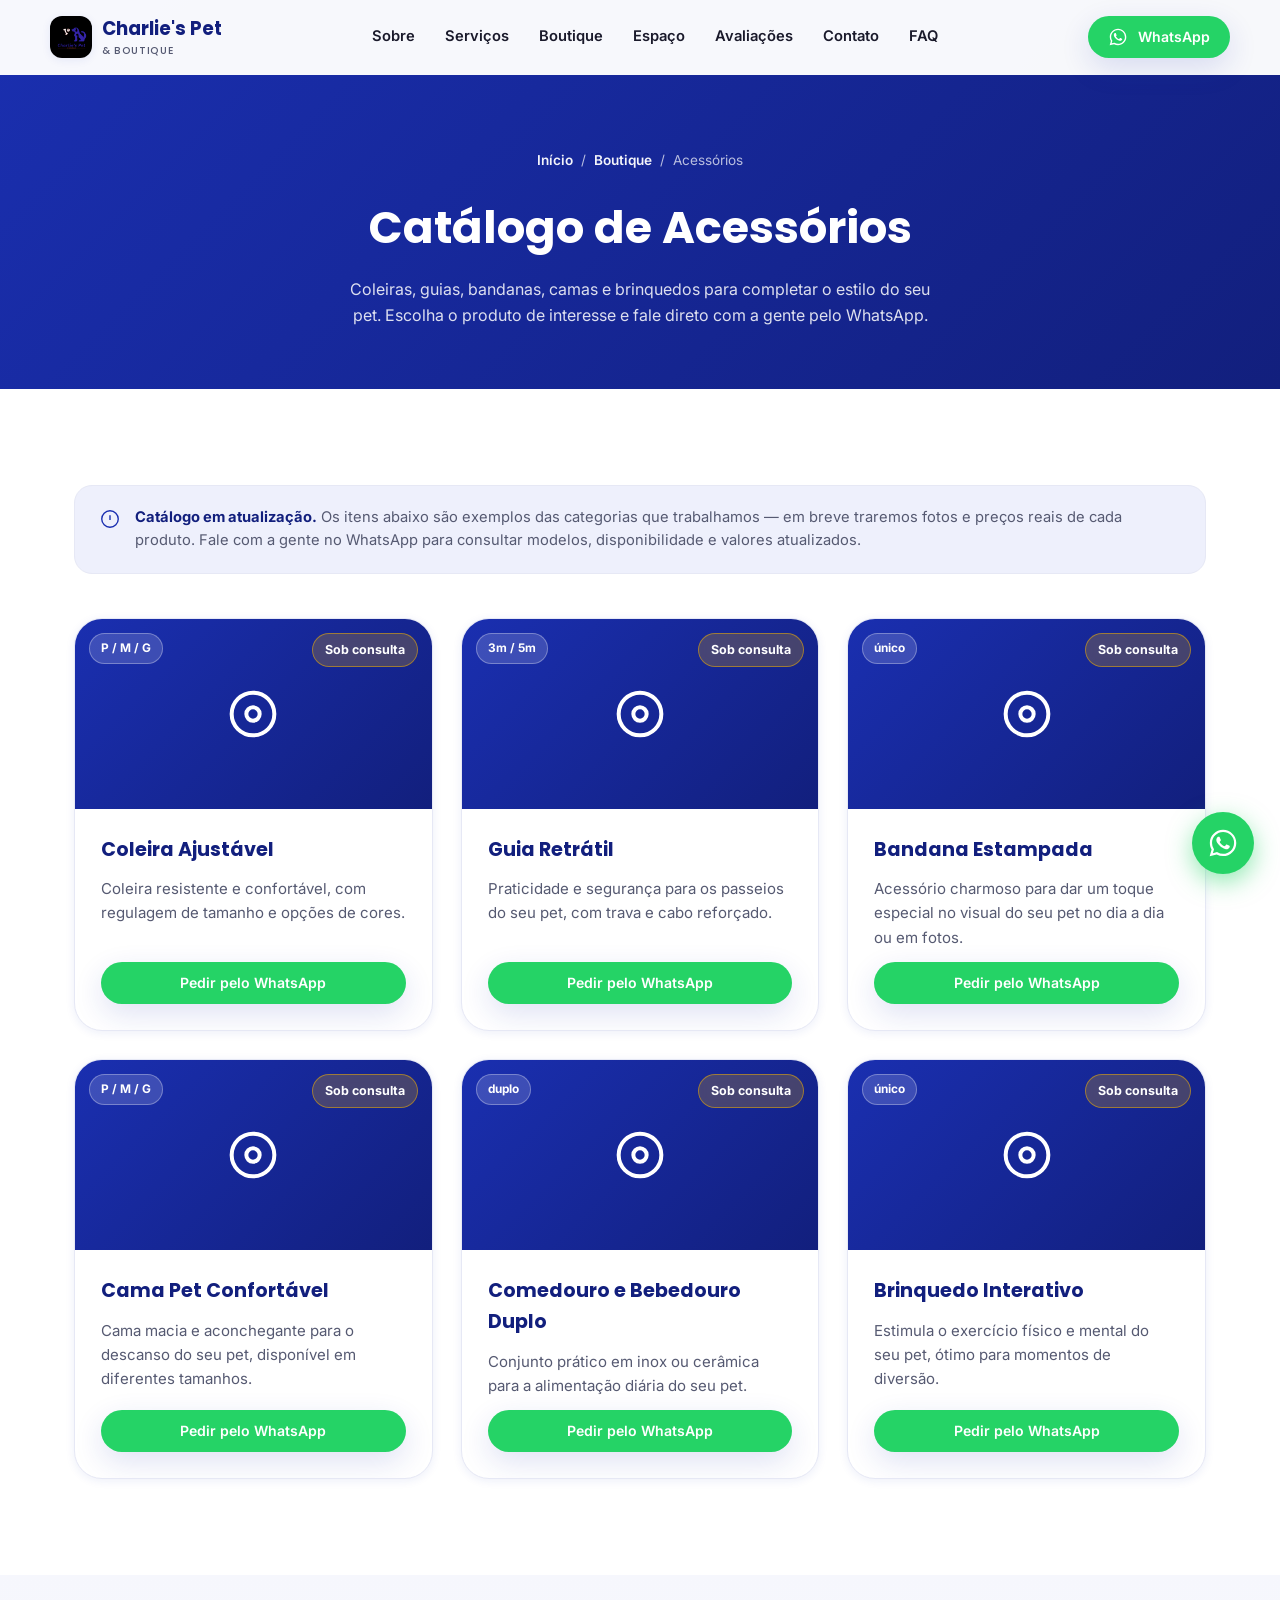
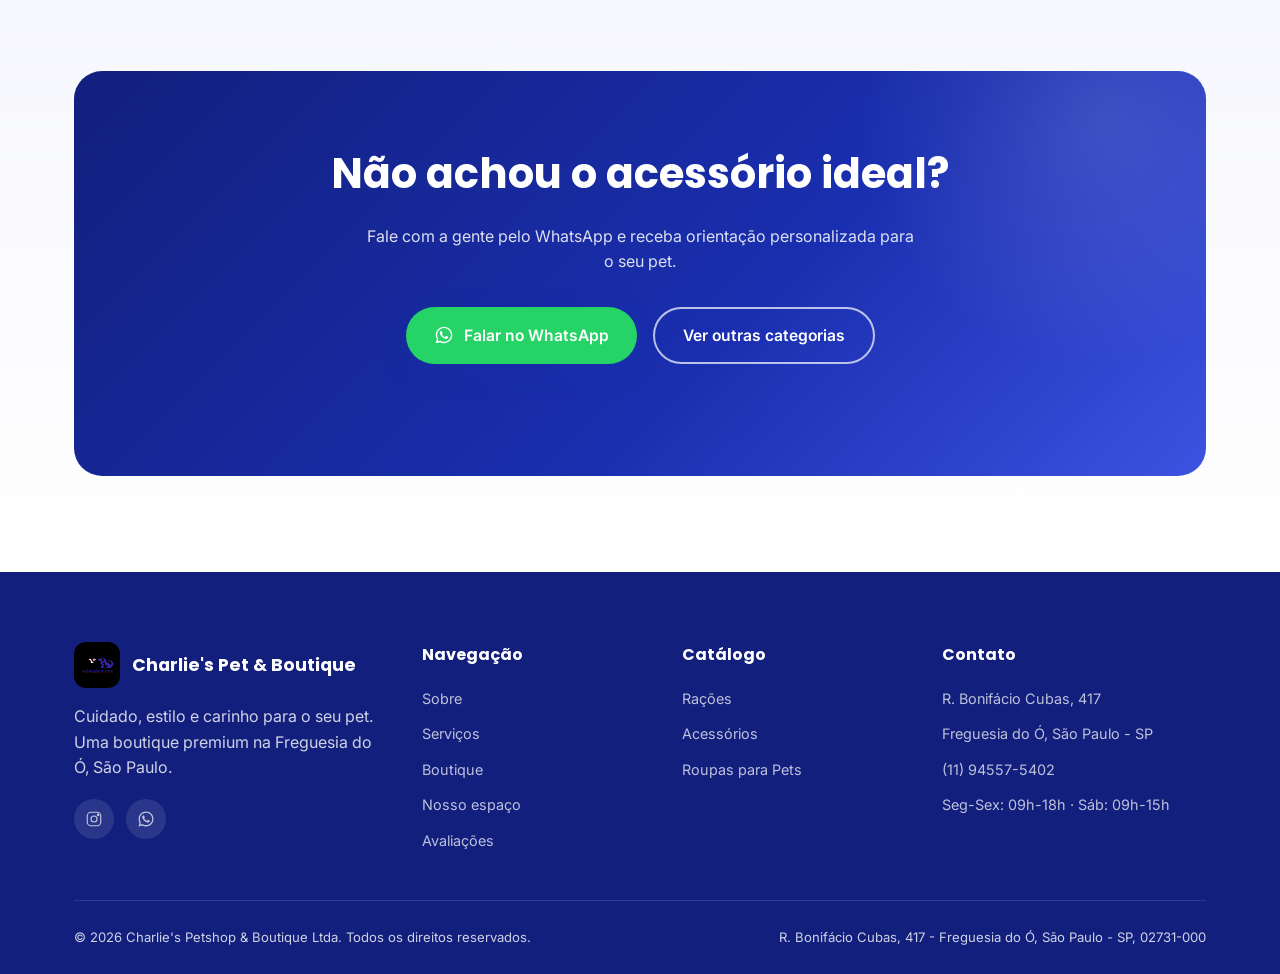
<file: catalogo-acessorios.html>
<!DOCTYPE html>
<html lang="pt-BR">
<head>
<meta charset="UTF-8">
<meta name="viewport" content="width=device-width, initial-scale=1.0">
<title>Catálogo de Acessórios | Charlie's Petshop & Boutique</title>
<meta name="description" content="Coleiras, guias, bandanas, camas e brinquedos para cães e gatos na Charlie's Petshop & Boutique. Peça informações e disponibilidade direto pelo WhatsApp.">
<meta name="robots" content="index, follow">
<link rel="canonical" href="https://juangabrielaraujo7-bit.github.io/charlieboutiquepetshop/catalogo-acessorios.html">

<meta property="og:type" content="website">
<meta property="og:title" content="Catálogo de Acessórios | Charlie's Petshop & Boutique">
<meta property="og:description" content="Coleiras, guias, bandanas, camas e brinquedos para completar o estilo do seu pet. Consulte disponibilidade pelo WhatsApp.">
<meta property="og:url" content="https://juangabrielaraujo7-bit.github.io/charlieboutiquepetshop/catalogo-acessorios.html">
<meta property="og:locale" content="pt_BR">
<meta property="og:site_name" content="Charlie's Petshop & Boutique">

<link rel="icon" type="image/jpeg" href="assets/img/logo-charlies-pet.jpg">
<link rel="apple-touch-icon" href="assets/img/logo-charlies-pet.jpg">

<link rel="preconnect" href="https://fonts.googleapis.com">
<link rel="preconnect" href="https://fonts.gstatic.com" crossorigin>
<link href="https://fonts.googleapis.com/css2?family=Poppins:wght@600;700&family=Inter:wght@400;500;600;700&display=swap" rel="stylesheet">

<link rel="stylesheet" href="assets/css/styles.css">
</head>
<body>
<a href="#main" class="skip-link">Pular para o conteúdo</a>

<header class="site-header">
  <div class="container navbar">
    <a href="index.html" class="brand">
      <img src="assets/img/logo-charlies-pet.jpg" alt="Logotipo Charlie's Petshop & Boutique" width="42" height="42">
      <span>Charlie's Pet<small>&amp; Boutique</small></span>
    </a>

    <nav class="nav-links" id="nav-links" aria-label="Navegação principal">
      <a href="index.html#sobre">Sobre</a>
      <a href="index.html#servicos">Serviços</a>
      <a href="index.html#boutique">Boutique</a>
      <a href="index.html#galeria-espaco">Espaço</a>
      <a href="index.html#avaliacoes">Avaliações</a>
      <a href="index.html#contato">Contato</a>
      <a href="index.html#faq">FAQ</a>
    </nav>

    <div class="nav-actions">
      <a class="btn btn-primary btn-sm" href="https://wa.me/5511945575402?text=Ol%C3%A1%2C%20vim%20pelo%20site%20e%20gostaria%20de%20agendar%20um%20hor%C3%A1rio!" target="_blank" rel="noopener">
        <svg viewBox="0 0 24 24" fill="currentColor"><path d="M12.04 2C6.58 2 2.13 6.45 2.13 11.91c0 1.75.46 3.46 1.32 4.96L2 22l5.25-1.38a9.9 9.9 0 0 0 4.79 1.22h.01c5.46 0 9.91-4.45 9.91-9.91C21.96 6.45 17.5 2 12.04 2zm0 18.15h-.01a8.2 8.2 0 0 1-4.19-1.15l-.3-.18-3.12.82.83-3.04-.2-.31a8.18 8.18 0 0 1-1.26-4.38c0-4.54 3.7-8.24 8.26-8.24 2.2 0 4.27.86 5.83 2.42a8.19 8.19 0 0 1 2.41 5.82c0 4.55-3.7 8.24-8.25 8.24zm4.52-6.16c-.25-.12-1.47-.72-1.69-.81-.23-.08-.4-.12-.56.13-.17.25-.64.81-.79.97-.14.17-.29.19-.54.06-.25-.12-1.05-.39-1.99-1.23-.74-.66-1.24-1.47-1.38-1.72-.15-.25-.02-.38.11-.51.11-.11.25-.29.37-.43.12-.15.16-.25.25-.41.08-.17.04-.31-.02-.44-.06-.12-.56-1.36-.77-1.86-.2-.48-.41-.42-.56-.43h-.48c-.17 0-.43.06-.66.31-.23.25-.86.85-.86 2.07 0 1.22.89 2.4 1.01 2.56.12.17 1.75 2.67 4.24 3.74.59.26 1.05.41 1.41.52.59.19 1.13.16 1.56.1.48-.07 1.47-.6 1.67-1.18.21-.58.21-1.07.15-1.18-.06-.1-.23-.17-.48-.29z"/></svg>
        <span class="btn-label">WhatsApp</span>
      </a>
      <button class="nav-toggle" aria-label="Abrir menu" aria-expanded="false">
        <span></span><span></span><span></span>
      </button>
    </div>
  </div>
</header>

<main id="main">
  <section class="catalog-hero">
    <div class="container">
      <div class="breadcrumb">
        <a href="index.html">Início</a> / <a href="index.html#boutique">Boutique</a> / <span>Acessórios</span>
      </div>
      <h1>Catálogo de Acessórios</h1>
      <p>Coleiras, guias, bandanas, camas e brinquedos para completar o estilo do seu pet. Escolha o produto de interesse e fale direto com a gente pelo WhatsApp.</p>
    </div>
  </section>

  <section>
    <div class="container">
      <div class="notice-banner">
        <svg viewBox="0 0 24 24" fill="none" stroke="currentColor" stroke-width="1.5"><circle cx="12" cy="12" r="9"/><path d="M12 8v5M12 16.5h.01"/></svg>
        <p><strong>Catálogo em atualização.</strong> Os itens abaixo são exemplos das categorias que trabalhamos — em breve traremos fotos e preços reais de cada produto. Fale com a gente no WhatsApp para consultar modelos, disponibilidade e valores atualizados.</p>
      </div>

      <div class="product-grid">

        <div class="card">
          <div class="card-media">
            <span class="size-chip">P / M / G</span>
            <span class="price-tag price-consult">Sob consulta</span>
            <svg viewBox="0 0 24 24" fill="none" stroke="currentColor" stroke-width="1.5"><circle cx="12" cy="12" r="8"/><circle cx="12" cy="12" r="2.5"/></svg>
          </div>
          <div class="card-body">
            <h3>Coleira Ajustável</h3>
            <p>Coleira resistente e confortável, com regulagem de tamanho e opções de cores.</p>
            <a class="btn btn-primary btn-sm btn-block" href="https://wa.me/5511945575402?text=Ol%C3%A1!%20Tenho%20interesse%20neste%20produto:%20Coleira%20Ajust%C3%A1vel%20(P%2FM%2FG).%20Poderia%20me%20passar%20mais%20informa%C3%A7%C3%B5es%2C%20disponibilidade%20e%20pre%C3%A7o%3F" target="_blank" rel="noopener">Pedir pelo WhatsApp</a>
          </div>
        </div>

        <div class="card">
          <div class="card-media">
            <span class="size-chip">3m / 5m</span>
            <span class="price-tag price-consult">Sob consulta</span>
            <svg viewBox="0 0 24 24" fill="none" stroke="currentColor" stroke-width="1.5"><circle cx="12" cy="12" r="8"/><circle cx="12" cy="12" r="2.5"/></svg>
          </div>
          <div class="card-body">
            <h3>Guia Retrátil</h3>
            <p>Praticidade e segurança para os passeios do seu pet, com trava e cabo reforçado.</p>
            <a class="btn btn-primary btn-sm btn-block" href="https://wa.me/5511945575402?text=Ol%C3%A1!%20Tenho%20interesse%20neste%20produto:%20Guia%20Retr%C3%A1til.%20Poderia%20me%20passar%20mais%20informa%C3%A7%C3%B5es%2C%20disponibilidade%20e%20pre%C3%A7o%3F" target="_blank" rel="noopener">Pedir pelo WhatsApp</a>
          </div>
        </div>

        <div class="card">
          <div class="card-media">
            <span class="size-chip">único</span>
            <span class="price-tag price-consult">Sob consulta</span>
            <svg viewBox="0 0 24 24" fill="none" stroke="currentColor" stroke-width="1.5"><circle cx="12" cy="12" r="8"/><circle cx="12" cy="12" r="2.5"/></svg>
          </div>
          <div class="card-body">
            <h3>Bandana Estampada</h3>
            <p>Acessório charmoso para dar um toque especial no visual do seu pet no dia a dia ou em fotos.</p>
            <a class="btn btn-primary btn-sm btn-block" href="https://wa.me/5511945575402?text=Ol%C3%A1!%20Tenho%20interesse%20neste%20produto:%20Bandana%20Estampada.%20Poderia%20me%20passar%20mais%20informa%C3%A7%C3%B5es%2C%20disponibilidade%20e%20pre%C3%A7o%3F" target="_blank" rel="noopener">Pedir pelo WhatsApp</a>
          </div>
        </div>

        <div class="card">
          <div class="card-media">
            <span class="size-chip">P / M / G</span>
            <span class="price-tag price-consult">Sob consulta</span>
            <svg viewBox="0 0 24 24" fill="none" stroke="currentColor" stroke-width="1.5"><circle cx="12" cy="12" r="8"/><circle cx="12" cy="12" r="2.5"/></svg>
          </div>
          <div class="card-body">
            <h3>Cama Pet Confortável</h3>
            <p>Cama macia e aconchegante para o descanso do seu pet, disponível em diferentes tamanhos.</p>
            <a class="btn btn-primary btn-sm btn-block" href="https://wa.me/5511945575402?text=Ol%C3%A1!%20Tenho%20interesse%20neste%20produto:%20Cama%20Pet%20Confort%C3%A1vel%20(P%2FM%2FG).%20Poderia%20me%20passar%20mais%20informa%C3%A7%C3%B5es%2C%20disponibilidade%20e%20pre%C3%A7o%3F" target="_blank" rel="noopener">Pedir pelo WhatsApp</a>
          </div>
        </div>

        <div class="card">
          <div class="card-media">
            <span class="size-chip">duplo</span>
            <span class="price-tag price-consult">Sob consulta</span>
            <svg viewBox="0 0 24 24" fill="none" stroke="currentColor" stroke-width="1.5"><circle cx="12" cy="12" r="8"/><circle cx="12" cy="12" r="2.5"/></svg>
          </div>
          <div class="card-body">
            <h3>Comedouro e Bebedouro Duplo</h3>
            <p>Conjunto prático em inox ou cerâmica para a alimentação diária do seu pet.</p>
            <a class="btn btn-primary btn-sm btn-block" href="https://wa.me/5511945575402?text=Ol%C3%A1!%20Tenho%20interesse%20neste%20produto:%20Comedouro%20e%20Bebedouro%20Duplo.%20Poderia%20me%20passar%20mais%20informa%C3%A7%C3%B5es%2C%20disponibilidade%20e%20pre%C3%A7o%3F" target="_blank" rel="noopener">Pedir pelo WhatsApp</a>
          </div>
        </div>

        <div class="card">
          <div class="card-media">
            <span class="size-chip">único</span>
            <span class="price-tag price-consult">Sob consulta</span>
            <svg viewBox="0 0 24 24" fill="none" stroke="currentColor" stroke-width="1.5"><circle cx="12" cy="12" r="8"/><circle cx="12" cy="12" r="2.5"/></svg>
          </div>
          <div class="card-body">
            <h3>Brinquedo Interativo</h3>
            <p>Estimula o exercício físico e mental do seu pet, ótimo para momentos de diversão.</p>
            <a class="btn btn-primary btn-sm btn-block" href="https://wa.me/5511945575402?text=Ol%C3%A1!%20Tenho%20interesse%20neste%20produto:%20Brinquedo%20Interativo.%20Poderia%20me%20passar%20mais%20informa%C3%A7%C3%B5es%2C%20disponibilidade%20e%20pre%C3%A7o%3F" target="_blank" rel="noopener">Pedir pelo WhatsApp</a>
          </div>
        </div>

      </div>
    </div>
  </section>

  <section class="bg-soft">
    <div class="container">
      <div class="cta-final">
        <h2>Não achou o acessório ideal?</h2>
        <p>Fale com a gente pelo WhatsApp e receba orientação personalizada para o seu pet.</p>
        <div class="hero-actions">
          <a class="btn btn-primary" href="https://wa.me/5511945575402?text=Ol%C3%A1%2C%20quero%20ver%20os%20acess%C3%B3rios%20dispon%C3%ADveis!" target="_blank" rel="noopener">
            <svg viewBox="0 0 24 24" fill="currentColor"><path d="M12.04 2C6.58 2 2.13 6.45 2.13 11.91c0 1.75.46 3.46 1.32 4.96L2 22l5.25-1.38a9.9 9.9 0 0 0 4.79 1.22h.01c5.46 0 9.91-4.45 9.91-9.91C21.96 6.45 17.5 2 12.04 2zm0 18.15h-.01a8.2 8.2 0 0 1-4.19-1.15l-.3-.18-3.12.82.83-3.04-.2-.31a8.18 8.18 0 0 1-1.26-4.38c0-4.54 3.7-8.24 8.26-8.24 2.2 0 4.27.86 5.83 2.42a8.19 8.19 0 0 1 2.41 5.82c0 4.55-3.7 8.24-8.25 8.24zm4.52-6.16c-.25-.12-1.47-.72-1.69-.81-.23-.08-.4-.12-.56.13-.17.25-.64.81-.79.97-.14.17-.29.19-.54.06-.25-.12-1.05-.39-1.99-1.23-.74-.66-1.24-1.47-1.38-1.72-.15-.25-.02-.38.11-.51.11-.11.25-.29.37-.43.12-.15.16-.25.25-.41.08-.17.04-.31-.02-.44-.06-.12-.56-1.36-.77-1.86-.2-.48-.41-.42-.56-.43h-.48c-.17 0-.43.06-.66.31-.23.25-.86.85-.86 2.07 0 1.22.89 2.4 1.01 2.56.12.17 1.75 2.67 4.24 3.74.59.26 1.05.41 1.41.52.59.19 1.13.16 1.56.1.48-.07 1.47-.6 1.67-1.18.21-.58.21-1.07.15-1.18-.06-.1-.23-.17-.48-.29z"/></svg>
            Falar no WhatsApp
          </a>
          <a class="btn btn-outline" href="index.html#boutique">Ver outras categorias</a>
        </div>
      </div>
    </div>
  </section>
</main>

<footer class="site-footer">
  <div class="container">
    <div class="footer-grid">
      <div class="footer-col">
        <div class="footer-brand">
          <img src="assets/img/logo-charlies-pet.jpg" alt="Logotipo Charlie's Petshop & Boutique" width="46" height="46">
          <strong>Charlie's Pet &amp; Boutique</strong>
        </div>
        <p>Cuidado, estilo e carinho para o seu pet. Uma boutique premium na Freguesia do Ó, São Paulo.</p>
        <div class="footer-social">
          <a href="https://www.instagram.com/charliepetboutique/" target="_blank" rel="noopener" aria-label="Instagram">
            <svg viewBox="0 0 24 24" fill="none" stroke="currentColor" stroke-width="1.5"><rect x="3" y="3" width="18" height="18" rx="5"/><circle cx="12" cy="12" r="4"/><circle cx="17.5" cy="6.5" r="1"/></svg>
          </a>
          <a href="https://wa.me/5511945575402" target="_blank" rel="noopener" aria-label="WhatsApp">
            <svg viewBox="0 0 24 24" fill="currentColor"><path d="M12.04 2C6.58 2 2.13 6.45 2.13 11.91c0 1.75.46 3.46 1.32 4.96L2 22l5.25-1.38a9.9 9.9 0 0 0 4.79 1.22h.01c5.46 0 9.91-4.45 9.91-9.91C21.96 6.45 17.5 2 12.04 2zm0 18.15h-.01a8.2 8.2 0 0 1-4.19-1.15l-.3-.18-3.12.82.83-3.04-.2-.31a8.18 8.18 0 0 1-1.26-4.38c0-4.54 3.7-8.24 8.26-8.24 2.2 0 4.27.86 5.83 2.42a8.19 8.19 0 0 1 2.41 5.82c0 4.55-3.7 8.24-8.25 8.24zm4.52-6.16c-.25-.12-1.47-.72-1.69-.81-.23-.08-.4-.12-.56.13-.17.25-.64.81-.79.97-.14.17-.29.19-.54.06-.25-.12-1.05-.39-1.99-1.23-.74-.66-1.24-1.47-1.38-1.72-.15-.25-.02-.38.11-.51.11-.11.25-.29.37-.43.12-.15.16-.25.25-.41.08-.17.04-.31-.02-.44-.06-.12-.56-1.36-.77-1.86-.2-.48-.41-.42-.56-.43h-.48c-.17 0-.43.06-.66.31-.23.25-.86.85-.86 2.07 0 1.22.89 2.4 1.01 2.56.12.17 1.75 2.67 4.24 3.74.59.26 1.05.41 1.41.52.59.19 1.13.16 1.56.1.48-.07 1.47-.6 1.67-1.18.21-.58.21-1.07.15-1.18-.06-.1-.23-.17-.48-.29z"/></svg>
          </a>
        </div>
      </div>

      <div class="footer-col">
        <h4>Navegação</h4>
        <ul>
          <li><a href="index.html#sobre">Sobre</a></li>
          <li><a href="index.html#servicos">Serviços</a></li>
          <li><a href="index.html#boutique">Boutique</a></li>
          <li><a href="index.html#galeria-espaco">Nosso espaço</a></li>
          <li><a href="index.html#avaliacoes">Avaliações</a></li>
        </ul>
      </div>

      <div class="footer-col">
        <h4>Catálogo</h4>
        <ul>
          <li><a href="catalogo-racoes.html">Rações</a></li>
          <li><a href="catalogo-acessorios.html">Acessórios</a></li>
          <li><a href="catalogo-roupas.html">Roupas para Pets</a></li>
        </ul>
      </div>

      <div class="footer-col">
        <h4>Contato</h4>
        <ul>
          <li><span>R. Bonifácio Cubas, 417</span></li>
          <li><span>Freguesia do Ó, São Paulo - SP</span></li>
          <li><a href="https://wa.me/5511945575402" target="_blank" rel="noopener">(11) 94557-5402</a></li>
          <li><span>Seg-Sex: 09h-18h · Sáb: 09h-15h</span></li>
        </ul>
      </div>
    </div>

    <div class="footer-bottom">
      <span>© <span id="current-year">2026</span> Charlie's Petshop &amp; Boutique Ltda. Todos os direitos reservados.</span>
      <span>R. Bonifácio Cubas, 417 - Freguesia do Ó, São Paulo - SP, 02731-000</span>
    </div>
  </div>
</footer>

<a class="whatsapp-float" href="https://wa.me/5511945575402?text=Ol%C3%A1%2C%20vim%20pelo%20site%20da%20Charlie's%20Pet!" target="_blank" rel="noopener" aria-label="Fale conosco no WhatsApp">
  <svg viewBox="0 0 24 24" fill="currentColor"><path d="M12.04 2C6.58 2 2.13 6.45 2.13 11.91c0 1.75.46 3.46 1.32 4.96L2 22l5.25-1.38a9.9 9.9 0 0 0 4.79 1.22h.01c5.46 0 9.91-4.45 9.91-9.91C21.96 6.45 17.5 2 12.04 2zm0 18.15h-.01a8.2 8.2 0 0 1-4.19-1.15l-.3-.18-3.12.82.83-3.04-.2-.31a8.18 8.18 0 0 1-1.26-4.38c0-4.54 3.7-8.24 8.26-8.24 2.2 0 4.27.86 5.83 2.42a8.19 8.19 0 0 1 2.41 5.82c0 4.55-3.7 8.24-8.25 8.24zm4.52-6.16c-.25-.12-1.47-.72-1.69-.81-.23-.08-.4-.12-.56.13-.17.25-.64.81-.79.97-.14.17-.29.19-.54.06-.25-.12-1.05-.39-1.99-1.23-.74-.66-1.24-1.47-1.38-1.72-.15-.25-.02-.38.11-.51.11-.11.25-.29.37-.43.12-.15.16-.25.25-.41.08-.17.04-.31-.02-.44-.06-.12-.56-1.36-.77-1.86-.2-.48-.41-.42-.56-.43h-.48c-.17 0-.43.06-.66.31-.23.25-.86.85-.86 2.07 0 1.22.89 2.4 1.01 2.56.12.17 1.75 2.67 4.24 3.74.59.26 1.05.41 1.41.52.59.19 1.13.16 1.56.1.48-.07 1.47-.6 1.67-1.18.21-.58.21-1.07.15-1.18-.06-.1-.23-.17-.48-.29z"/></svg>
</a>

<script src="assets/js/main.js"></script>
</body>
</html>
</file>
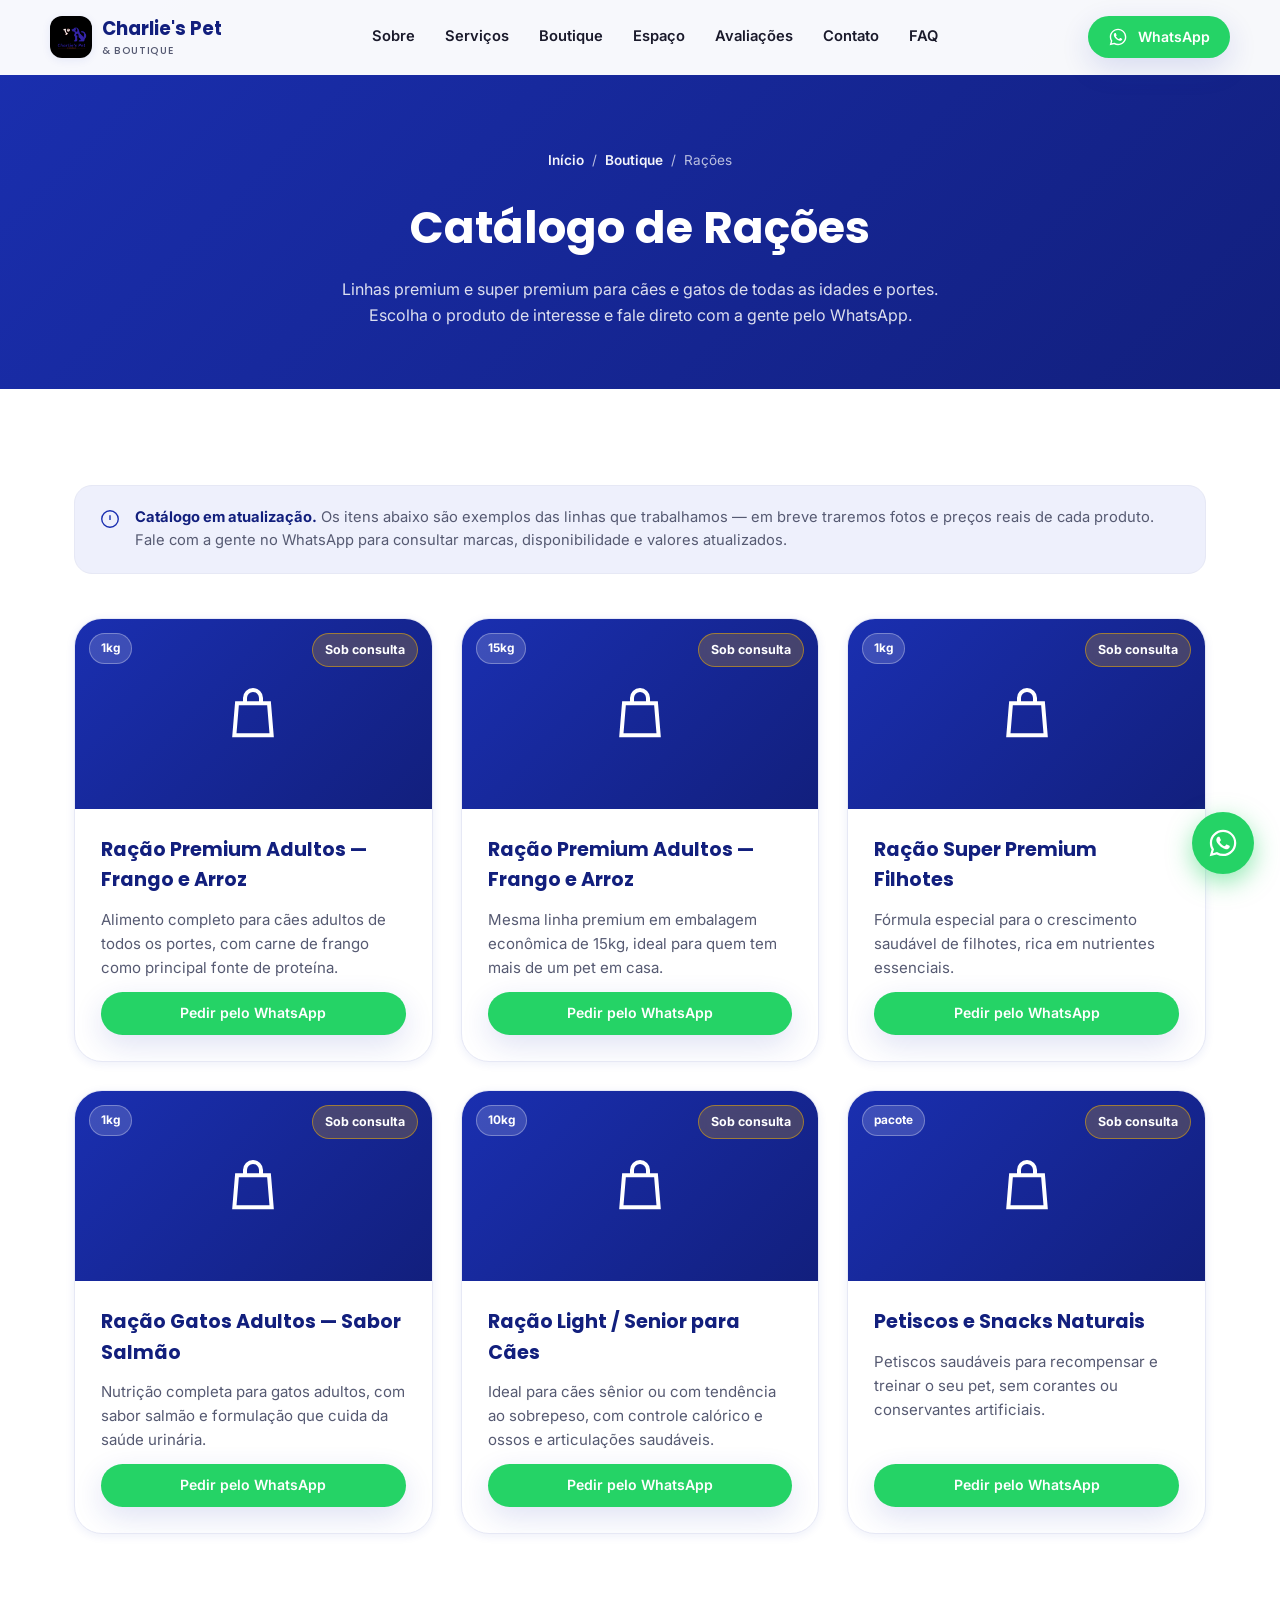
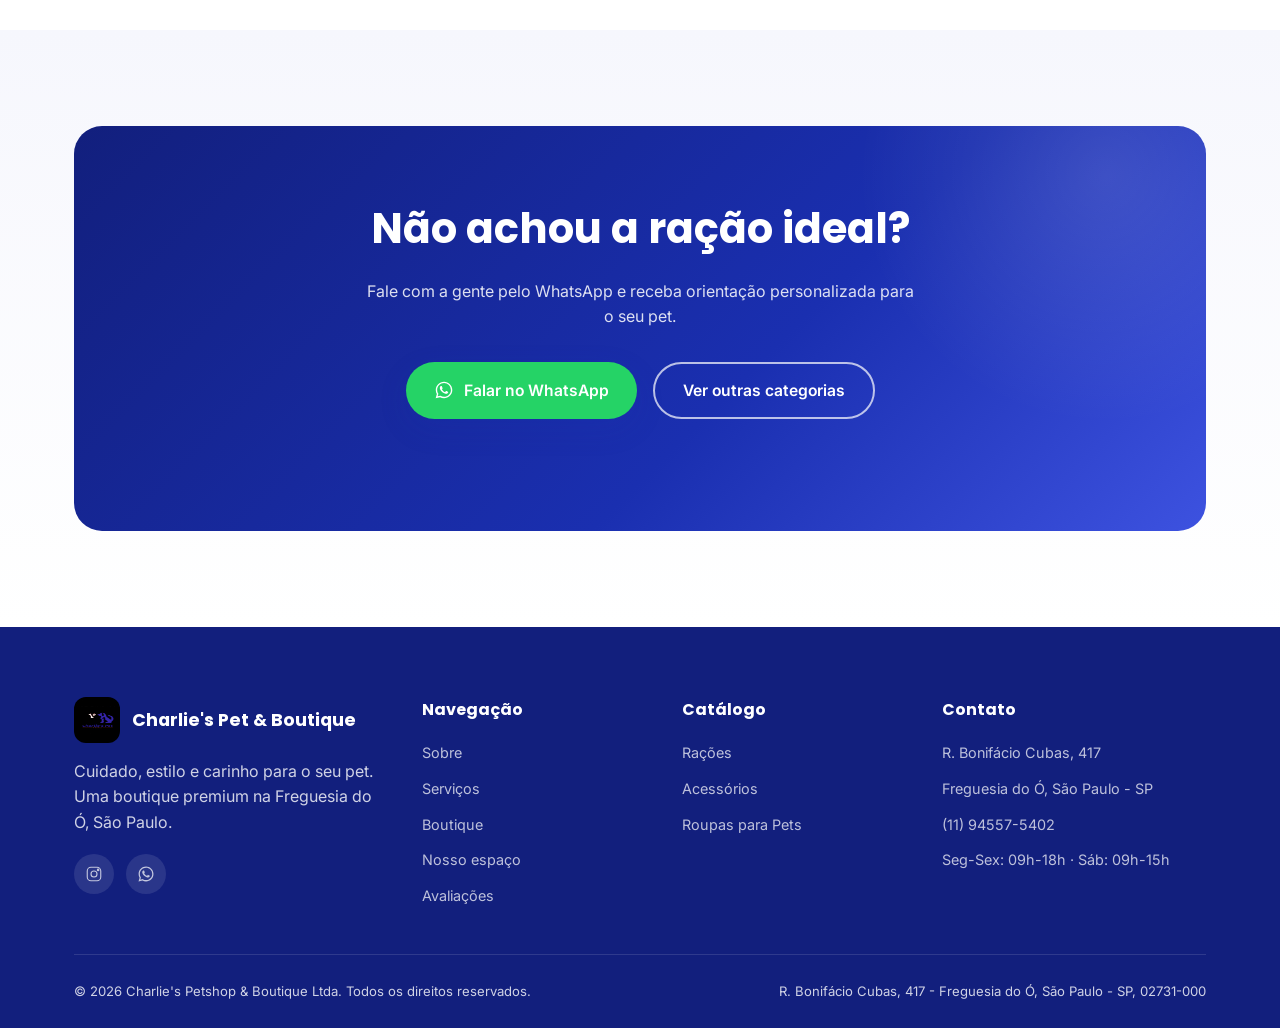
<file: catalogo-racoes.html>
<!DOCTYPE html>
<html lang="pt-BR">
<head>
<meta charset="UTF-8">
<meta name="viewport" content="width=device-width, initial-scale=1.0">
<title>Catálogo de Rações | Charlie's Petshop & Boutique</title>
<meta name="description" content="Confira as linhas de ração para cães e gatos da Charlie's Petshop & Boutique. Peça informações e disponibilidade direto pelo WhatsApp.">
<meta name="robots" content="index, follow">
<link rel="canonical" href="https://juangabrielaraujo7-bit.github.io/charlieboutiquepetshop/catalogo-racoes.html">

<meta property="og:type" content="website">
<meta property="og:title" content="Catálogo de Rações | Charlie's Petshop & Boutique">
<meta property="og:description" content="Linhas premium e super premium de ração para cães e gatos. Consulte disponibilidade pelo WhatsApp.">
<meta property="og:url" content="https://juangabrielaraujo7-bit.github.io/charlieboutiquepetshop/catalogo-racoes.html">
<meta property="og:locale" content="pt_BR">
<meta property="og:site_name" content="Charlie's Petshop & Boutique">

<link rel="icon" type="image/jpeg" href="assets/img/logo-charlies-pet.jpg">
<link rel="apple-touch-icon" href="assets/img/logo-charlies-pet.jpg">

<link rel="preconnect" href="https://fonts.googleapis.com">
<link rel="preconnect" href="https://fonts.gstatic.com" crossorigin>
<link href="https://fonts.googleapis.com/css2?family=Poppins:wght@600;700&family=Inter:wght@400;500;600;700&display=swap" rel="stylesheet">

<link rel="stylesheet" href="assets/css/styles.css">
</head>
<body>
<a href="#main" class="skip-link">Pular para o conteúdo</a>

<header class="site-header">
  <div class="container navbar">
    <a href="index.html" class="brand">
      <img src="assets/img/logo-charlies-pet.jpg" alt="Logotipo Charlie's Petshop & Boutique" width="42" height="42">
      <span>Charlie's Pet<small>&amp; Boutique</small></span>
    </a>

    <nav class="nav-links" id="nav-links" aria-label="Navegação principal">
      <a href="index.html#sobre">Sobre</a>
      <a href="index.html#servicos">Serviços</a>
      <a href="index.html#boutique">Boutique</a>
      <a href="index.html#galeria-espaco">Espaço</a>
      <a href="index.html#avaliacoes">Avaliações</a>
      <a href="index.html#contato">Contato</a>
      <a href="index.html#faq">FAQ</a>
    </nav>

    <div class="nav-actions">
      <a class="btn btn-primary btn-sm" href="https://wa.me/5511945575402?text=Ol%C3%A1%2C%20vim%20pelo%20site%20e%20gostaria%20de%20agendar%20um%20hor%C3%A1rio!" target="_blank" rel="noopener">
        <svg viewBox="0 0 24 24" fill="currentColor"><path d="M12.04 2C6.58 2 2.13 6.45 2.13 11.91c0 1.75.46 3.46 1.32 4.96L2 22l5.25-1.38a9.9 9.9 0 0 0 4.79 1.22h.01c5.46 0 9.91-4.45 9.91-9.91C21.96 6.45 17.5 2 12.04 2zm0 18.15h-.01a8.2 8.2 0 0 1-4.19-1.15l-.3-.18-3.12.82.83-3.04-.2-.31a8.18 8.18 0 0 1-1.26-4.38c0-4.54 3.7-8.24 8.26-8.24 2.2 0 4.27.86 5.83 2.42a8.19 8.19 0 0 1 2.41 5.82c0 4.55-3.7 8.24-8.25 8.24zm4.52-6.16c-.25-.12-1.47-.72-1.69-.81-.23-.08-.4-.12-.56.13-.17.25-.64.81-.79.97-.14.17-.29.19-.54.06-.25-.12-1.05-.39-1.99-1.23-.74-.66-1.24-1.47-1.38-1.72-.15-.25-.02-.38.11-.51.11-.11.25-.29.37-.43.12-.15.16-.25.25-.41.08-.17.04-.31-.02-.44-.06-.12-.56-1.36-.77-1.86-.2-.48-.41-.42-.56-.43h-.48c-.17 0-.43.06-.66.31-.23.25-.86.85-.86 2.07 0 1.22.89 2.4 1.01 2.56.12.17 1.75 2.67 4.24 3.74.59.26 1.05.41 1.41.52.59.19 1.13.16 1.56.1.48-.07 1.47-.6 1.67-1.18.21-.58.21-1.07.15-1.18-.06-.1-.23-.17-.48-.29z"/></svg>
        <span class="btn-label">WhatsApp</span>
      </a>
      <button class="nav-toggle" aria-label="Abrir menu" aria-expanded="false">
        <span></span><span></span><span></span>
      </button>
    </div>
  </div>
</header>

<main id="main">
  <section class="catalog-hero">
    <div class="container">
      <div class="breadcrumb">
        <a href="index.html">Início</a> / <a href="index.html#boutique">Boutique</a> / <span>Rações</span>
      </div>
      <h1>Catálogo de Rações</h1>
      <p>Linhas premium e super premium para cães e gatos de todas as idades e portes. Escolha o produto de interesse e fale direto com a gente pelo WhatsApp.</p>
    </div>
  </section>

  <section>
    <div class="container">
      <div class="notice-banner">
        <svg viewBox="0 0 24 24" fill="none" stroke="currentColor" stroke-width="1.5"><circle cx="12" cy="12" r="9"/><path d="M12 8v5M12 16.5h.01"/></svg>
        <p><strong>Catálogo em atualização.</strong> Os itens abaixo são exemplos das linhas que trabalhamos — em breve traremos fotos e preços reais de cada produto. Fale com a gente no WhatsApp para consultar marcas, disponibilidade e valores atualizados.</p>
      </div>

      <div class="product-grid">

        <div class="card">
          <div class="card-media">
            <span class="size-chip">1kg</span>
            <span class="price-tag price-consult">Sob consulta</span>
            <svg viewBox="0 0 24 24" fill="none" stroke="currentColor" stroke-width="1.5"><path d="M6 8h12l1 12H5L6 8Z"/><path d="M9 8V6a3 3 0 0 1 6 0v2"/></svg>
          </div>
          <div class="card-body">
            <h3>Ração Premium Adultos — Frango e Arroz</h3>
            <p>Alimento completo para cães adultos de todos os portes, com carne de frango como principal fonte de proteína.</p>
            <a class="btn btn-primary btn-sm btn-block" href="https://wa.me/5511945575402?text=Ol%C3%A1!%20Tenho%20interesse%20neste%20produto:%20Ra%C3%A7%C3%A3o%20Premium%20Adultos%20-%20Frango%20e%20Arroz%20(1kg).%20Poderia%20me%20passar%20mais%20informa%C3%A7%C3%B5es%2C%20disponibilidade%20e%20pre%C3%A7o%3F" target="_blank" rel="noopener">Pedir pelo WhatsApp</a>
          </div>
        </div>

        <div class="card">
          <div class="card-media">
            <span class="size-chip">15kg</span>
            <span class="price-tag price-consult">Sob consulta</span>
            <svg viewBox="0 0 24 24" fill="none" stroke="currentColor" stroke-width="1.5"><path d="M6 8h12l1 12H5L6 8Z"/><path d="M9 8V6a3 3 0 0 1 6 0v2"/></svg>
          </div>
          <div class="card-body">
            <h3>Ração Premium Adultos — Frango e Arroz</h3>
            <p>Mesma linha premium em embalagem econômica de 15kg, ideal para quem tem mais de um pet em casa.</p>
            <a class="btn btn-primary btn-sm btn-block" href="https://wa.me/5511945575402?text=Ol%C3%A1!%20Tenho%20interesse%20neste%20produto:%20Ra%C3%A7%C3%A3o%20Premium%20Adultos%20-%20Frango%20e%20Arroz%20(15kg).%20Poderia%20me%20passar%20mais%20informa%C3%A7%C3%B5es%2C%20disponibilidade%20e%20pre%C3%A7o%3F" target="_blank" rel="noopener">Pedir pelo WhatsApp</a>
          </div>
        </div>

        <div class="card">
          <div class="card-media">
            <span class="size-chip">1kg</span>
            <span class="price-tag price-consult">Sob consulta</span>
            <svg viewBox="0 0 24 24" fill="none" stroke="currentColor" stroke-width="1.5"><path d="M6 8h12l1 12H5L6 8Z"/><path d="M9 8V6a3 3 0 0 1 6 0v2"/></svg>
          </div>
          <div class="card-body">
            <h3>Ração Super Premium Filhotes</h3>
            <p>Fórmula especial para o crescimento saudável de filhotes, rica em nutrientes essenciais.</p>
            <a class="btn btn-primary btn-sm btn-block" href="https://wa.me/5511945575402?text=Ol%C3%A1!%20Tenho%20interesse%20neste%20produto:%20Ra%C3%A7%C3%A3o%20Super%20Premium%20Filhotes%20(1kg).%20Poderia%20me%20passar%20mais%20informa%C3%A7%C3%B5es%2C%20disponibilidade%20e%20pre%C3%A7o%3F" target="_blank" rel="noopener">Pedir pelo WhatsApp</a>
          </div>
        </div>

        <div class="card">
          <div class="card-media">
            <span class="size-chip">1kg</span>
            <span class="price-tag price-consult">Sob consulta</span>
            <svg viewBox="0 0 24 24" fill="none" stroke="currentColor" stroke-width="1.5"><path d="M6 8h12l1 12H5L6 8Z"/><path d="M9 8V6a3 3 0 0 1 6 0v2"/></svg>
          </div>
          <div class="card-body">
            <h3>Ração Gatos Adultos — Sabor Salmão</h3>
            <p>Nutrição completa para gatos adultos, com sabor salmão e formulação que cuida da saúde urinária.</p>
            <a class="btn btn-primary btn-sm btn-block" href="https://wa.me/5511945575402?text=Ol%C3%A1!%20Tenho%20interesse%20neste%20produto:%20Ra%C3%A7%C3%A3o%20Gatos%20Adultos%20-%20Sabor%20Salm%C3%A3o%20(1kg).%20Poderia%20me%20passar%20mais%20informa%C3%A7%C3%B5es%2C%20disponibilidade%20e%20pre%C3%A7o%3F" target="_blank" rel="noopener">Pedir pelo WhatsApp</a>
          </div>
        </div>

        <div class="card">
          <div class="card-media">
            <span class="size-chip">10kg</span>
            <span class="price-tag price-consult">Sob consulta</span>
            <svg viewBox="0 0 24 24" fill="none" stroke="currentColor" stroke-width="1.5"><path d="M6 8h12l1 12H5L6 8Z"/><path d="M9 8V6a3 3 0 0 1 6 0v2"/></svg>
          </div>
          <div class="card-body">
            <h3>Ração Light / Senior para Cães</h3>
            <p>Ideal para cães sênior ou com tendência ao sobrepeso, com controle calórico e ossos e articulações saudáveis.</p>
            <a class="btn btn-primary btn-sm btn-block" href="https://wa.me/5511945575402?text=Ol%C3%A1!%20Tenho%20interesse%20neste%20produto:%20Ra%C3%A7%C3%A3o%20Light%20Senior%20para%20C%C3%A3es%20(10kg).%20Poderia%20me%20passar%20mais%20informa%C3%A7%C3%B5es%2C%20disponibilidade%20e%20pre%C3%A7o%3F" target="_blank" rel="noopener">Pedir pelo WhatsApp</a>
          </div>
        </div>

        <div class="card">
          <div class="card-media">
            <span class="size-chip">pacote</span>
            <span class="price-tag price-consult">Sob consulta</span>
            <svg viewBox="0 0 24 24" fill="none" stroke="currentColor" stroke-width="1.5"><path d="M6 8h12l1 12H5L6 8Z"/><path d="M9 8V6a3 3 0 0 1 6 0v2"/></svg>
          </div>
          <div class="card-body">
            <h3>Petiscos e Snacks Naturais</h3>
            <p>Petiscos saudáveis para recompensar e treinar o seu pet, sem corantes ou conservantes artificiais.</p>
            <a class="btn btn-primary btn-sm btn-block" href="https://wa.me/5511945575402?text=Ol%C3%A1!%20Tenho%20interesse%20neste%20produto:%20Petiscos%20e%20Snacks%20Naturais.%20Poderia%20me%20passar%20mais%20informa%C3%A7%C3%B5es%2C%20disponibilidade%20e%20pre%C3%A7o%3F" target="_blank" rel="noopener">Pedir pelo WhatsApp</a>
          </div>
        </div>

      </div>
    </div>
  </section>

  <section class="bg-soft">
    <div class="container">
      <div class="cta-final">
        <h2>Não achou a ração ideal?</h2>
        <p>Fale com a gente pelo WhatsApp e receba orientação personalizada para o seu pet.</p>
        <div class="hero-actions">
          <a class="btn btn-primary" href="https://wa.me/5511945575402?text=Ol%C3%A1%2C%20quero%20saber%20mais%20sobre%20as%20ra%C3%A7%C3%B5es%20dispon%C3%ADveis!" target="_blank" rel="noopener">
            <svg viewBox="0 0 24 24" fill="currentColor"><path d="M12.04 2C6.58 2 2.13 6.45 2.13 11.91c0 1.75.46 3.46 1.32 4.96L2 22l5.25-1.38a9.9 9.9 0 0 0 4.79 1.22h.01c5.46 0 9.91-4.45 9.91-9.91C21.96 6.45 17.5 2 12.04 2zm0 18.15h-.01a8.2 8.2 0 0 1-4.19-1.15l-.3-.18-3.12.82.83-3.04-.2-.31a8.18 8.18 0 0 1-1.26-4.38c0-4.54 3.7-8.24 8.26-8.24 2.2 0 4.27.86 5.83 2.42a8.19 8.19 0 0 1 2.41 5.82c0 4.55-3.7 8.24-8.25 8.24zm4.52-6.16c-.25-.12-1.47-.72-1.69-.81-.23-.08-.4-.12-.56.13-.17.25-.64.81-.79.97-.14.17-.29.19-.54.06-.25-.12-1.05-.39-1.99-1.23-.74-.66-1.24-1.47-1.38-1.72-.15-.25-.02-.38.11-.51.11-.11.25-.29.37-.43.12-.15.16-.25.25-.41.08-.17.04-.31-.02-.44-.06-.12-.56-1.36-.77-1.86-.2-.48-.41-.42-.56-.43h-.48c-.17 0-.43.06-.66.31-.23.25-.86.85-.86 2.07 0 1.22.89 2.4 1.01 2.56.12.17 1.75 2.67 4.24 3.74.59.26 1.05.41 1.41.52.59.19 1.13.16 1.56.1.48-.07 1.47-.6 1.67-1.18.21-.58.21-1.07.15-1.18-.06-.1-.23-.17-.48-.29z"/></svg>
            Falar no WhatsApp
          </a>
          <a class="btn btn-outline" href="index.html#boutique">Ver outras categorias</a>
        </div>
      </div>
    </div>
  </section>
</main>

<footer class="site-footer">
  <div class="container">
    <div class="footer-grid">
      <div class="footer-col">
        <div class="footer-brand">
          <img src="assets/img/logo-charlies-pet.jpg" alt="Logotipo Charlie's Petshop & Boutique" width="46" height="46">
          <strong>Charlie's Pet &amp; Boutique</strong>
        </div>
        <p>Cuidado, estilo e carinho para o seu pet. Uma boutique premium na Freguesia do Ó, São Paulo.</p>
        <div class="footer-social">
          <a href="https://www.instagram.com/charliepetboutique/" target="_blank" rel="noopener" aria-label="Instagram">
            <svg viewBox="0 0 24 24" fill="none" stroke="currentColor" stroke-width="1.5"><rect x="3" y="3" width="18" height="18" rx="5"/><circle cx="12" cy="12" r="4"/><circle cx="17.5" cy="6.5" r="1"/></svg>
          </a>
          <a href="https://wa.me/5511945575402" target="_blank" rel="noopener" aria-label="WhatsApp">
            <svg viewBox="0 0 24 24" fill="currentColor"><path d="M12.04 2C6.58 2 2.13 6.45 2.13 11.91c0 1.75.46 3.46 1.32 4.96L2 22l5.25-1.38a9.9 9.9 0 0 0 4.79 1.22h.01c5.46 0 9.91-4.45 9.91-9.91C21.96 6.45 17.5 2 12.04 2zm0 18.15h-.01a8.2 8.2 0 0 1-4.19-1.15l-.3-.18-3.12.82.83-3.04-.2-.31a8.18 8.18 0 0 1-1.26-4.38c0-4.54 3.7-8.24 8.26-8.24 2.2 0 4.27.86 5.83 2.42a8.19 8.19 0 0 1 2.41 5.82c0 4.55-3.7 8.24-8.25 8.24zm4.52-6.16c-.25-.12-1.47-.72-1.69-.81-.23-.08-.4-.12-.56.13-.17.25-.64.81-.79.97-.14.17-.29.19-.54.06-.25-.12-1.05-.39-1.99-1.23-.74-.66-1.24-1.47-1.38-1.72-.15-.25-.02-.38.11-.51.11-.11.25-.29.37-.43.12-.15.16-.25.25-.41.08-.17.04-.31-.02-.44-.06-.12-.56-1.36-.77-1.86-.2-.48-.41-.42-.56-.43h-.48c-.17 0-.43.06-.66.31-.23.25-.86.85-.86 2.07 0 1.22.89 2.4 1.01 2.56.12.17 1.75 2.67 4.24 3.74.59.26 1.05.41 1.41.52.59.19 1.13.16 1.56.1.48-.07 1.47-.6 1.67-1.18.21-.58.21-1.07.15-1.18-.06-.1-.23-.17-.48-.29z"/></svg>
          </a>
        </div>
      </div>

      <div class="footer-col">
        <h4>Navegação</h4>
        <ul>
          <li><a href="index.html#sobre">Sobre</a></li>
          <li><a href="index.html#servicos">Serviços</a></li>
          <li><a href="index.html#boutique">Boutique</a></li>
          <li><a href="index.html#galeria-espaco">Nosso espaço</a></li>
          <li><a href="index.html#avaliacoes">Avaliações</a></li>
        </ul>
      </div>

      <div class="footer-col">
        <h4>Catálogo</h4>
        <ul>
          <li><a href="catalogo-racoes.html">Rações</a></li>
          <li><a href="catalogo-acessorios.html">Acessórios</a></li>
          <li><a href="catalogo-roupas.html">Roupas para Pets</a></li>
        </ul>
      </div>

      <div class="footer-col">
        <h4>Contato</h4>
        <ul>
          <li><span>R. Bonifácio Cubas, 417</span></li>
          <li><span>Freguesia do Ó, São Paulo - SP</span></li>
          <li><a href="https://wa.me/5511945575402" target="_blank" rel="noopener">(11) 94557-5402</a></li>
          <li><span>Seg-Sex: 09h-18h · Sáb: 09h-15h</span></li>
        </ul>
      </div>
    </div>

    <div class="footer-bottom">
      <span>© <span id="current-year">2026</span> Charlie's Petshop &amp; Boutique Ltda. Todos os direitos reservados.</span>
      <span>R. Bonifácio Cubas, 417 - Freguesia do Ó, São Paulo - SP, 02731-000</span>
    </div>
  </div>
</footer>

<a class="whatsapp-float" href="https://wa.me/5511945575402?text=Ol%C3%A1%2C%20vim%20pelo%20site%20da%20Charlie's%20Pet!" target="_blank" rel="noopener" aria-label="Fale conosco no WhatsApp">
  <svg viewBox="0 0 24 24" fill="currentColor"><path d="M12.04 2C6.58 2 2.13 6.45 2.13 11.91c0 1.75.46 3.46 1.32 4.96L2 22l5.25-1.38a9.9 9.9 0 0 0 4.79 1.22h.01c5.46 0 9.91-4.45 9.91-9.91C21.96 6.45 17.5 2 12.04 2zm0 18.15h-.01a8.2 8.2 0 0 1-4.19-1.15l-.3-.18-3.12.82.83-3.04-.2-.31a8.18 8.18 0 0 1-1.26-4.38c0-4.54 3.7-8.24 8.26-8.24 2.2 0 4.27.86 5.83 2.42a8.19 8.19 0 0 1 2.41 5.82c0 4.55-3.7 8.24-8.25 8.24zm4.52-6.16c-.25-.12-1.47-.72-1.69-.81-.23-.08-.4-.12-.56.13-.17.25-.64.81-.79.97-.14.17-.29.19-.54.06-.25-.12-1.05-.39-1.99-1.23-.74-.66-1.24-1.47-1.38-1.72-.15-.25-.02-.38.11-.51.11-.11.25-.29.37-.43.12-.15.16-.25.25-.41.08-.17.04-.31-.02-.44-.06-.12-.56-1.36-.77-1.86-.2-.48-.41-.42-.56-.43h-.48c-.17 0-.43.06-.66.31-.23.25-.86.85-.86 2.07 0 1.22.89 2.4 1.01 2.56.12.17 1.75 2.67 4.24 3.74.59.26 1.05.41 1.41.52.59.19 1.13.16 1.56.1.48-.07 1.47-.6 1.67-1.18.21-.58.21-1.07.15-1.18-.06-.1-.23-.17-.48-.29z"/></svg>
</a>

<script src="assets/js/main.js"></script>
</body>
</html>
</file>
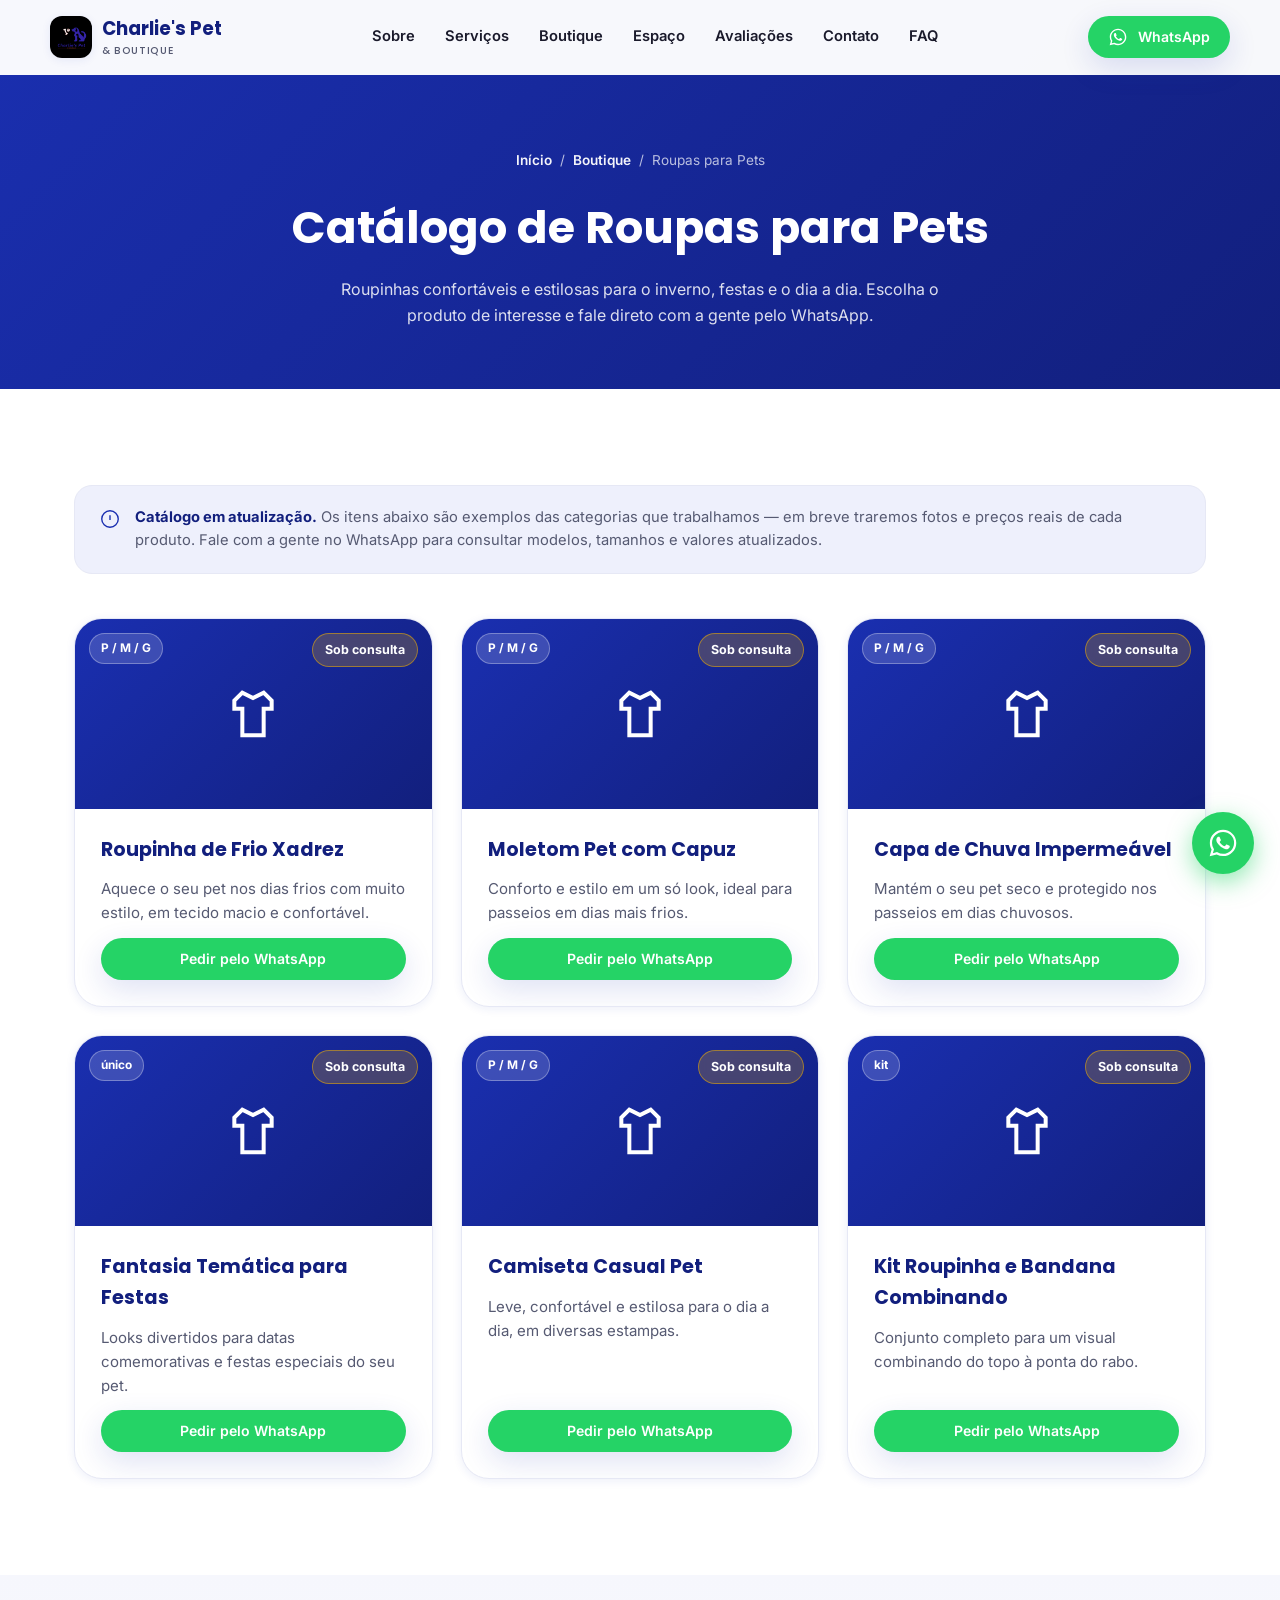
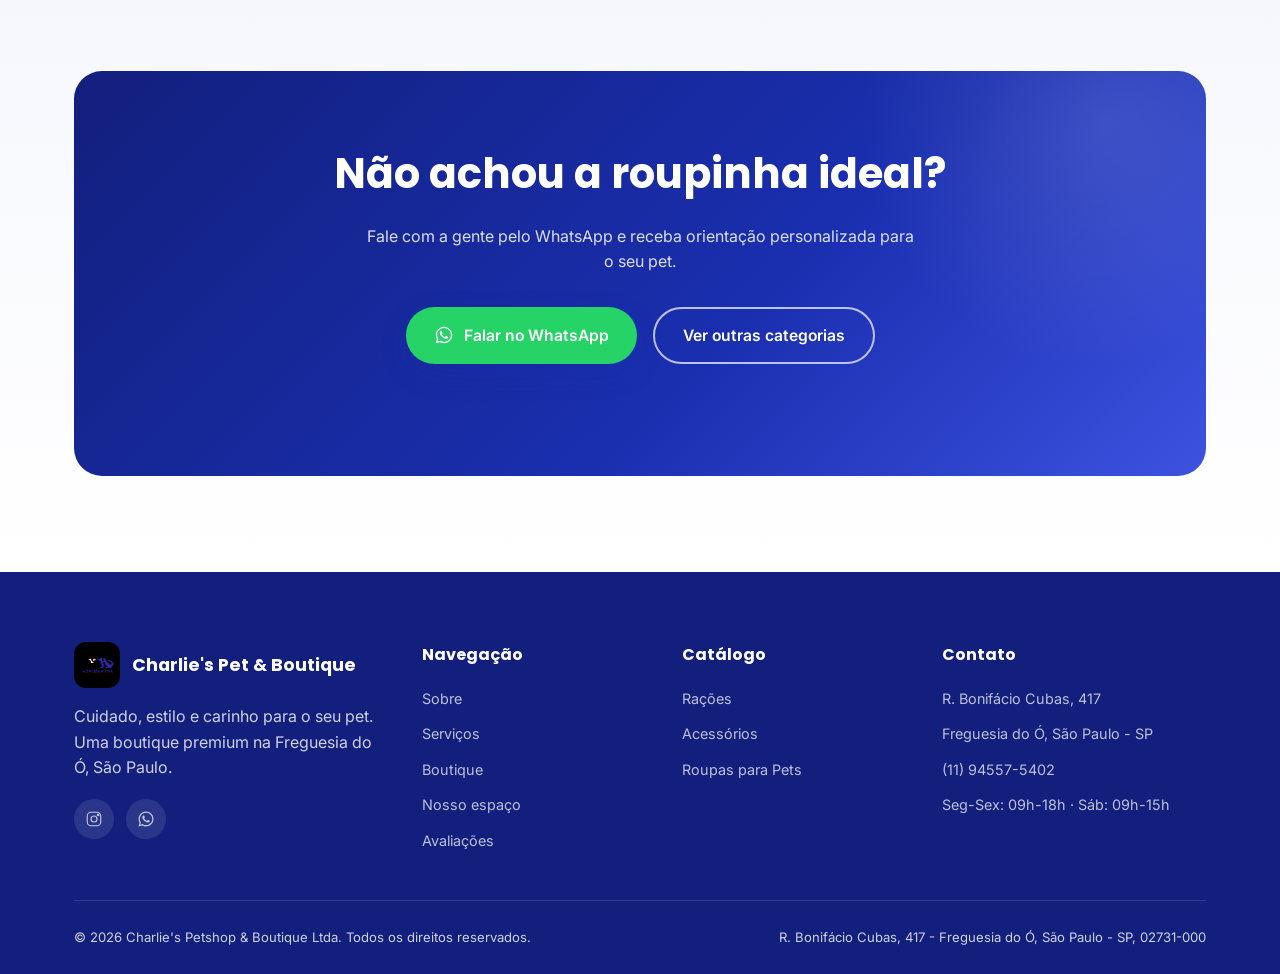
<file: catalogo-roupas.html>
<!DOCTYPE html>
<html lang="pt-BR">
<head>
<meta charset="UTF-8">
<meta name="viewport" content="width=device-width, initial-scale=1.0">
<title>Catálogo de Roupas para Pets | Charlie's Petshop & Boutique</title>
<meta name="description" content="Roupinhas, moletons, capas de chuva e fantasias para cães e gatos na Charlie's Petshop & Boutique. Peça informações e disponibilidade direto pelo WhatsApp.">
<meta name="robots" content="index, follow">
<link rel="canonical" href="https://juangabrielaraujo7-bit.github.io/charlieboutiquepetshop/catalogo-roupas.html">

<meta property="og:type" content="website">
<meta property="og:title" content="Catálogo de Roupas para Pets | Charlie's Petshop & Boutique">
<meta property="og:description" content="Roupinhas confortáveis e estilosas para o inverno, festas e o dia a dia do seu pet. Consulte disponibilidade pelo WhatsApp.">
<meta property="og:url" content="https://juangabrielaraujo7-bit.github.io/charlieboutiquepetshop/catalogo-roupas.html">
<meta property="og:locale" content="pt_BR">
<meta property="og:site_name" content="Charlie's Petshop & Boutique">

<link rel="icon" type="image/jpeg" href="assets/img/logo-charlies-pet.jpg">
<link rel="apple-touch-icon" href="assets/img/logo-charlies-pet.jpg">

<link rel="preconnect" href="https://fonts.googleapis.com">
<link rel="preconnect" href="https://fonts.gstatic.com" crossorigin>
<link href="https://fonts.googleapis.com/css2?family=Poppins:wght@600;700&family=Inter:wght@400;500;600;700&display=swap" rel="stylesheet">

<link rel="stylesheet" href="assets/css/styles.css">
</head>
<body>
<a href="#main" class="skip-link">Pular para o conteúdo</a>

<header class="site-header">
  <div class="container navbar">
    <a href="index.html" class="brand">
      <img src="assets/img/logo-charlies-pet.jpg" alt="Logotipo Charlie's Petshop & Boutique" width="42" height="42">
      <span>Charlie's Pet<small>&amp; Boutique</small></span>
    </a>

    <nav class="nav-links" id="nav-links" aria-label="Navegação principal">
      <a href="index.html#sobre">Sobre</a>
      <a href="index.html#servicos">Serviços</a>
      <a href="index.html#boutique">Boutique</a>
      <a href="index.html#galeria-espaco">Espaço</a>
      <a href="index.html#avaliacoes">Avaliações</a>
      <a href="index.html#contato">Contato</a>
      <a href="index.html#faq">FAQ</a>
    </nav>

    <div class="nav-actions">
      <a class="btn btn-primary btn-sm" href="https://wa.me/5511945575402?text=Ol%C3%A1%2C%20vim%20pelo%20site%20e%20gostaria%20de%20agendar%20um%20hor%C3%A1rio!" target="_blank" rel="noopener">
        <svg viewBox="0 0 24 24" fill="currentColor"><path d="M12.04 2C6.58 2 2.13 6.45 2.13 11.91c0 1.75.46 3.46 1.32 4.96L2 22l5.25-1.38a9.9 9.9 0 0 0 4.79 1.22h.01c5.46 0 9.91-4.45 9.91-9.91C21.96 6.45 17.5 2 12.04 2zm0 18.15h-.01a8.2 8.2 0 0 1-4.19-1.15l-.3-.18-3.12.82.83-3.04-.2-.31a8.18 8.18 0 0 1-1.26-4.38c0-4.54 3.7-8.24 8.26-8.24 2.2 0 4.27.86 5.83 2.42a8.19 8.19 0 0 1 2.41 5.82c0 4.55-3.7 8.24-8.25 8.24zm4.52-6.16c-.25-.12-1.47-.72-1.69-.81-.23-.08-.4-.12-.56.13-.17.25-.64.81-.79.97-.14.17-.29.19-.54.06-.25-.12-1.05-.39-1.99-1.23-.74-.66-1.24-1.47-1.38-1.72-.15-.25-.02-.38.11-.51.11-.11.25-.29.37-.43.12-.15.16-.25.25-.41.08-.17.04-.31-.02-.44-.06-.12-.56-1.36-.77-1.86-.2-.48-.41-.42-.56-.43h-.48c-.17 0-.43.06-.66.31-.23.25-.86.85-.86 2.07 0 1.22.89 2.4 1.01 2.56.12.17 1.75 2.67 4.24 3.74.59.26 1.05.41 1.41.52.59.19 1.13.16 1.56.1.48-.07 1.47-.6 1.67-1.18.21-.58.21-1.07.15-1.18-.06-.1-.23-.17-.48-.29z"/></svg>
        <span class="btn-label">WhatsApp</span>
      </a>
      <button class="nav-toggle" aria-label="Abrir menu" aria-expanded="false">
        <span></span><span></span><span></span>
      </button>
    </div>
  </div>
</header>

<main id="main">
  <section class="catalog-hero">
    <div class="container">
      <div class="breadcrumb">
        <a href="index.html">Início</a> / <a href="index.html#boutique">Boutique</a> / <span>Roupas para Pets</span>
      </div>
      <h1>Catálogo de Roupas para Pets</h1>
      <p>Roupinhas confortáveis e estilosas para o inverno, festas e o dia a dia. Escolha o produto de interesse e fale direto com a gente pelo WhatsApp.</p>
    </div>
  </section>

  <section>
    <div class="container">
      <div class="notice-banner">
        <svg viewBox="0 0 24 24" fill="none" stroke="currentColor" stroke-width="1.5"><circle cx="12" cy="12" r="9"/><path d="M12 8v5M12 16.5h.01"/></svg>
        <p><strong>Catálogo em atualização.</strong> Os itens abaixo são exemplos das categorias que trabalhamos — em breve traremos fotos e preços reais de cada produto. Fale com a gente no WhatsApp para consultar modelos, tamanhos e valores atualizados.</p>
      </div>

      <div class="product-grid">

        <div class="card">
          <div class="card-media">
            <span class="size-chip">P / M / G</span>
            <span class="price-tag price-consult">Sob consulta</span>
            <svg viewBox="0 0 24 24" fill="none" stroke="currentColor" stroke-width="1.5"><path d="M8 4 5 7v3h3v10h8V10h3V7l-3-3-4 2-4-2Z"/></svg>
          </div>
          <div class="card-body">
            <h3>Roupinha de Frio Xadrez</h3>
            <p>Aquece o seu pet nos dias frios com muito estilo, em tecido macio e confortável.</p>
            <a class="btn btn-primary btn-sm btn-block" href="https://wa.me/5511945575402?text=Ol%C3%A1!%20Tenho%20interesse%20neste%20produto:%20Roupinha%20de%20Frio%20Xadrez%20(P%2FM%2FG).%20Poderia%20me%20passar%20mais%20informa%C3%A7%C3%B5es%2C%20disponibilidade%20e%20pre%C3%A7o%3F" target="_blank" rel="noopener">Pedir pelo WhatsApp</a>
          </div>
        </div>

        <div class="card">
          <div class="card-media">
            <span class="size-chip">P / M / G</span>
            <span class="price-tag price-consult">Sob consulta</span>
            <svg viewBox="0 0 24 24" fill="none" stroke="currentColor" stroke-width="1.5"><path d="M8 4 5 7v3h3v10h8V10h3V7l-3-3-4 2-4-2Z"/></svg>
          </div>
          <div class="card-body">
            <h3>Moletom Pet com Capuz</h3>
            <p>Conforto e estilo em um só look, ideal para passeios em dias mais frios.</p>
            <a class="btn btn-primary btn-sm btn-block" href="https://wa.me/5511945575402?text=Ol%C3%A1!%20Tenho%20interesse%20neste%20produto:%20Moletom%20Pet%20com%20Capuz%20(P%2FM%2FG).%20Poderia%20me%20passar%20mais%20informa%C3%A7%C3%B5es%2C%20disponibilidade%20e%20pre%C3%A7o%3F" target="_blank" rel="noopener">Pedir pelo WhatsApp</a>
          </div>
        </div>

        <div class="card">
          <div class="card-media">
            <span class="size-chip">P / M / G</span>
            <span class="price-tag price-consult">Sob consulta</span>
            <svg viewBox="0 0 24 24" fill="none" stroke="currentColor" stroke-width="1.5"><path d="M8 4 5 7v3h3v10h8V10h3V7l-3-3-4 2-4-2Z"/></svg>
          </div>
          <div class="card-body">
            <h3>Capa de Chuva Impermeável</h3>
            <p>Mantém o seu pet seco e protegido nos passeios em dias chuvosos.</p>
            <a class="btn btn-primary btn-sm btn-block" href="https://wa.me/5511945575402?text=Ol%C3%A1!%20Tenho%20interesse%20neste%20produto:%20Capa%20de%20Chuva%20Imperme%C3%A1vel%20(P%2FM%2FG).%20Poderia%20me%20passar%20mais%20informa%C3%A7%C3%B5es%2C%20disponibilidade%20e%20pre%C3%A7o%3F" target="_blank" rel="noopener">Pedir pelo WhatsApp</a>
          </div>
        </div>

        <div class="card">
          <div class="card-media">
            <span class="size-chip">único</span>
            <span class="price-tag price-consult">Sob consulta</span>
            <svg viewBox="0 0 24 24" fill="none" stroke="currentColor" stroke-width="1.5"><path d="M8 4 5 7v3h3v10h8V10h3V7l-3-3-4 2-4-2Z"/></svg>
          </div>
          <div class="card-body">
            <h3>Fantasia Temática para Festas</h3>
            <p>Looks divertidos para datas comemorativas e festas especiais do seu pet.</p>
            <a class="btn btn-primary btn-sm btn-block" href="https://wa.me/5511945575402?text=Ol%C3%A1!%20Tenho%20interesse%20neste%20produto:%20Fantasia%20Tem%C3%A1tica%20para%20Festas.%20Poderia%20me%20passar%20mais%20informa%C3%A7%C3%B5es%2C%20disponibilidade%20e%20pre%C3%A7o%3F" target="_blank" rel="noopener">Pedir pelo WhatsApp</a>
          </div>
        </div>

        <div class="card">
          <div class="card-media">
            <span class="size-chip">P / M / G</span>
            <span class="price-tag price-consult">Sob consulta</span>
            <svg viewBox="0 0 24 24" fill="none" stroke="currentColor" stroke-width="1.5"><path d="M8 4 5 7v3h3v10h8V10h3V7l-3-3-4 2-4-2Z"/></svg>
          </div>
          <div class="card-body">
            <h3>Camiseta Casual Pet</h3>
            <p>Leve, confortável e estilosa para o dia a dia, em diversas estampas.</p>
            <a class="btn btn-primary btn-sm btn-block" href="https://wa.me/5511945575402?text=Ol%C3%A1!%20Tenho%20interesse%20neste%20produto:%20Camiseta%20Casual%20Pet%20(P%2FM%2FG).%20Poderia%20me%20passar%20mais%20informa%C3%A7%C3%B5es%2C%20disponibilidade%20e%20pre%C3%A7o%3F" target="_blank" rel="noopener">Pedir pelo WhatsApp</a>
          </div>
        </div>

        <div class="card">
          <div class="card-media">
            <span class="size-chip">kit</span>
            <span class="price-tag price-consult">Sob consulta</span>
            <svg viewBox="0 0 24 24" fill="none" stroke="currentColor" stroke-width="1.5"><path d="M8 4 5 7v3h3v10h8V10h3V7l-3-3-4 2-4-2Z"/></svg>
          </div>
          <div class="card-body">
            <h3>Kit Roupinha e Bandana Combinando</h3>
            <p>Conjunto completo para um visual combinando do topo à ponta do rabo.</p>
            <a class="btn btn-primary btn-sm btn-block" href="https://wa.me/5511945575402?text=Ol%C3%A1!%20Tenho%20interesse%20neste%20produto:%20Kit%20Roupinha%20e%20Bandana%20Combinando.%20Poderia%20me%20passar%20mais%20informa%C3%A7%C3%B5es%2C%20disponibilidade%20e%20pre%C3%A7o%3F" target="_blank" rel="noopener">Pedir pelo WhatsApp</a>
          </div>
        </div>

      </div>
    </div>
  </section>

  <section class="bg-soft">
    <div class="container">
      <div class="cta-final">
        <h2>Não achou a roupinha ideal?</h2>
        <p>Fale com a gente pelo WhatsApp e receba orientação personalizada para o seu pet.</p>
        <div class="hero-actions">
          <a class="btn btn-primary" href="https://wa.me/5511945575402?text=Ol%C3%A1%2C%20quero%20ver%20as%20roupas%20para%20pets%20dispon%C3%ADveis!" target="_blank" rel="noopener">
            <svg viewBox="0 0 24 24" fill="currentColor"><path d="M12.04 2C6.58 2 2.13 6.45 2.13 11.91c0 1.75.46 3.46 1.32 4.96L2 22l5.25-1.38a9.9 9.9 0 0 0 4.79 1.22h.01c5.46 0 9.91-4.45 9.91-9.91C21.96 6.45 17.5 2 12.04 2zm0 18.15h-.01a8.2 8.2 0 0 1-4.19-1.15l-.3-.18-3.12.82.83-3.04-.2-.31a8.18 8.18 0 0 1-1.26-4.38c0-4.54 3.7-8.24 8.26-8.24 2.2 0 4.27.86 5.83 2.42a8.19 8.19 0 0 1 2.41 5.82c0 4.55-3.7 8.24-8.25 8.24zm4.52-6.16c-.25-.12-1.47-.72-1.69-.81-.23-.08-.4-.12-.56.13-.17.25-.64.81-.79.97-.14.17-.29.19-.54.06-.25-.12-1.05-.39-1.99-1.23-.74-.66-1.24-1.47-1.38-1.72-.15-.25-.02-.38.11-.51.11-.11.25-.29.37-.43.12-.15.16-.25.25-.41.08-.17.04-.31-.02-.44-.06-.12-.56-1.36-.77-1.86-.2-.48-.41-.42-.56-.43h-.48c-.17 0-.43.06-.66.31-.23.25-.86.85-.86 2.07 0 1.22.89 2.4 1.01 2.56.12.17 1.75 2.67 4.24 3.74.59.26 1.05.41 1.41.52.59.19 1.13.16 1.56.1.48-.07 1.47-.6 1.67-1.18.21-.58.21-1.07.15-1.18-.06-.1-.23-.17-.48-.29z"/></svg>
            Falar no WhatsApp
          </a>
          <a class="btn btn-outline" href="index.html#boutique">Ver outras categorias</a>
        </div>
      </div>
    </div>
  </section>
</main>

<footer class="site-footer">
  <div class="container">
    <div class="footer-grid">
      <div class="footer-col">
        <div class="footer-brand">
          <img src="assets/img/logo-charlies-pet.jpg" alt="Logotipo Charlie's Petshop & Boutique" width="46" height="46">
          <strong>Charlie's Pet &amp; Boutique</strong>
        </div>
        <p>Cuidado, estilo e carinho para o seu pet. Uma boutique premium na Freguesia do Ó, São Paulo.</p>
        <div class="footer-social">
          <a href="https://www.instagram.com/charliepetboutique/" target="_blank" rel="noopener" aria-label="Instagram">
            <svg viewBox="0 0 24 24" fill="none" stroke="currentColor" stroke-width="1.5"><rect x="3" y="3" width="18" height="18" rx="5"/><circle cx="12" cy="12" r="4"/><circle cx="17.5" cy="6.5" r="1"/></svg>
          </a>
          <a href="https://wa.me/5511945575402" target="_blank" rel="noopener" aria-label="WhatsApp">
            <svg viewBox="0 0 24 24" fill="currentColor"><path d="M12.04 2C6.58 2 2.13 6.45 2.13 11.91c0 1.75.46 3.46 1.32 4.96L2 22l5.25-1.38a9.9 9.9 0 0 0 4.79 1.22h.01c5.46 0 9.91-4.45 9.91-9.91C21.96 6.45 17.5 2 12.04 2zm0 18.15h-.01a8.2 8.2 0 0 1-4.19-1.15l-.3-.18-3.12.82.83-3.04-.2-.31a8.18 8.18 0 0 1-1.26-4.38c0-4.54 3.7-8.24 8.26-8.24 2.2 0 4.27.86 5.83 2.42a8.19 8.19 0 0 1 2.41 5.82c0 4.55-3.7 8.24-8.25 8.24zm4.52-6.16c-.25-.12-1.47-.72-1.69-.81-.23-.08-.4-.12-.56.13-.17.25-.64.81-.79.97-.14.17-.29.19-.54.06-.25-.12-1.05-.39-1.99-1.23-.74-.66-1.24-1.47-1.38-1.72-.15-.25-.02-.38.11-.51.11-.11.25-.29.37-.43.12-.15.16-.25.25-.41.08-.17.04-.31-.02-.44-.06-.12-.56-1.36-.77-1.86-.2-.48-.41-.42-.56-.43h-.48c-.17 0-.43.06-.66.31-.23.25-.86.85-.86 2.07 0 1.22.89 2.4 1.01 2.56.12.17 1.75 2.67 4.24 3.74.59.26 1.05.41 1.41.52.59.19 1.13.16 1.56.1.48-.07 1.47-.6 1.67-1.18.21-.58.21-1.07.15-1.18-.06-.1-.23-.17-.48-.29z"/></svg>
          </a>
        </div>
      </div>

      <div class="footer-col">
        <h4>Navegação</h4>
        <ul>
          <li><a href="index.html#sobre">Sobre</a></li>
          <li><a href="index.html#servicos">Serviços</a></li>
          <li><a href="index.html#boutique">Boutique</a></li>
          <li><a href="index.html#galeria-espaco">Nosso espaço</a></li>
          <li><a href="index.html#avaliacoes">Avaliações</a></li>
        </ul>
      </div>

      <div class="footer-col">
        <h4>Catálogo</h4>
        <ul>
          <li><a href="catalogo-racoes.html">Rações</a></li>
          <li><a href="catalogo-acessorios.html">Acessórios</a></li>
          <li><a href="catalogo-roupas.html">Roupas para Pets</a></li>
        </ul>
      </div>

      <div class="footer-col">
        <h4>Contato</h4>
        <ul>
          <li><span>R. Bonifácio Cubas, 417</span></li>
          <li><span>Freguesia do Ó, São Paulo - SP</span></li>
          <li><a href="https://wa.me/5511945575402" target="_blank" rel="noopener">(11) 94557-5402</a></li>
          <li><span>Seg-Sex: 09h-18h · Sáb: 09h-15h</span></li>
        </ul>
      </div>
    </div>

    <div class="footer-bottom">
      <span>© <span id="current-year">2026</span> Charlie's Petshop &amp; Boutique Ltda. Todos os direitos reservados.</span>
      <span>R. Bonifácio Cubas, 417 - Freguesia do Ó, São Paulo - SP, 02731-000</span>
    </div>
  </div>
</footer>

<a class="whatsapp-float" href="https://wa.me/5511945575402?text=Ol%C3%A1%2C%20vim%20pelo%20site%20da%20Charlie's%20Pet!" target="_blank" rel="noopener" aria-label="Fale conosco no WhatsApp">
  <svg viewBox="0 0 24 24" fill="currentColor"><path d="M12.04 2C6.58 2 2.13 6.45 2.13 11.91c0 1.75.46 3.46 1.32 4.96L2 22l5.25-1.38a9.9 9.9 0 0 0 4.79 1.22h.01c5.46 0 9.91-4.45 9.91-9.91C21.96 6.45 17.5 2 12.04 2zm0 18.15h-.01a8.2 8.2 0 0 1-4.19-1.15l-.3-.18-3.12.82.83-3.04-.2-.31a8.18 8.18 0 0 1-1.26-4.38c0-4.54 3.7-8.24 8.26-8.24 2.2 0 4.27.86 5.83 2.42a8.19 8.19 0 0 1 2.41 5.82c0 4.55-3.7 8.24-8.25 8.24zm4.52-6.16c-.25-.12-1.47-.72-1.69-.81-.23-.08-.4-.12-.56.13-.17.25-.64.81-.79.97-.14.17-.29.19-.54.06-.25-.12-1.05-.39-1.99-1.23-.74-.66-1.24-1.47-1.38-1.72-.15-.25-.02-.38.11-.51.11-.11.25-.29.37-.43.12-.15.16-.25.25-.41.08-.17.04-.31-.02-.44-.06-.12-.56-1.36-.77-1.86-.2-.48-.41-.42-.56-.43h-.48c-.17 0-.43.06-.66.31-.23.25-.86.85-.86 2.07 0 1.22.89 2.4 1.01 2.56.12.17 1.75 2.67 4.24 3.74.59.26 1.05.41 1.41.52.59.19 1.13.16 1.56.1.48-.07 1.47-.6 1.67-1.18.21-.58.21-1.07.15-1.18-.06-.1-.23-.17-.48-.29z"/></svg>
</a>

<script src="assets/js/main.js"></script>
</body>
</html>
</file>
<file: assets/css/styles.css>
/* ==========================================================================
   Charlie's Petshop & Boutique — Stylesheet
   ========================================================================== */

:root {
  --royal-blue: #1a2fb0;
  --royal-blue-dark: #121f7d;
  --royal-blue-light: #3d52e0;
  --royal-blue-soft: #eef0fc;
  --white: #ffffff;
  --ink: #1a1a2b;
  --ink-soft: #565a72;
  --border: #e6e8f5;
  --whatsapp: #25d366;
  --whatsapp-dark: #1eb857;
  --gold: #f5b301;
  --radius-sm: 10px;
  --radius-md: 18px;
  --radius-lg: 28px;
  --shadow-sm: 0 2px 10px rgba(26, 47, 176, 0.08);
  --shadow-md: 0 10px 30px rgba(26, 47, 176, 0.14);
  --shadow-lg: 0 20px 60px rgba(26, 47, 176, 0.18);
  --container: 1180px;
  --font-heading: "Poppins", "Segoe UI", sans-serif;
  --font-body: "Inter", "Segoe UI", sans-serif;
}

* { box-sizing: border-box; margin: 0; padding: 0; }

html {
  scroll-behavior: smooth;
  -webkit-text-size-adjust: 100%;
  text-size-adjust: 100%;
}

body {
  font-family: var(--font-body);
  color: var(--ink);
  background: var(--white);
  line-height: 1.6;
  overflow-x: hidden;
  width: 100%;
}

img { max-width: 100%; display: block; }

a { color: inherit; text-decoration: none; }

ul { list-style: none; }

.container {
  max-width: var(--container);
  margin: 0 auto;
  padding: 0 24px;
}

section { padding: 96px 0; }

.section-tag {
  display: inline-block;
  color: var(--royal-blue);
  background: var(--royal-blue-soft);
  font-weight: 700;
  font-size: 0.8rem;
  letter-spacing: 0.08em;
  text-transform: uppercase;
  padding: 6px 16px;
  border-radius: 100px;
  margin-bottom: 16px;
}

.section-header {
  max-width: 640px;
  margin: 0 auto 56px;
  text-align: center;
}

.section-header h2 {
  font-family: var(--font-heading);
  font-size: clamp(1.8rem, 3.2vw, 2.6rem);
  font-weight: 700;
  color: var(--royal-blue-dark);
  margin-bottom: 14px;
  letter-spacing: -0.01em;
}

.section-header p {
  color: var(--ink-soft);
  font-size: 1.05rem;
}

.bg-soft { background: linear-gradient(180deg, #f6f7fd 0%, #ffffff 100%); }

/* ---------- Buttons ---------- */
.btn {
  display: inline-flex;
  align-items: center;
  justify-content: center;
  gap: 10px;
  padding: 14px 28px;
  border-radius: 100px;
  font-weight: 600;
  font-size: 0.98rem;
  border: none;
  cursor: pointer;
  transition: transform 0.2s ease, box-shadow 0.2s ease, background 0.2s ease;
  white-space: nowrap;
}

.btn svg { width: 20px; height: 20px; flex-shrink: 0; }

.btn-primary {
  background: var(--whatsapp);
  color: var(--white);
  box-shadow: var(--shadow-md);
}
.btn-primary:hover { background: var(--whatsapp-dark); transform: translateY(-2px); }

.btn-outline {
  background: transparent;
  color: var(--white);
  border: 2px solid rgba(255,255,255,0.7);
}
.btn-outline:hover { background: rgba(255,255,255,0.15); transform: translateY(-2px); }

.btn-royal {
  background: var(--royal-blue);
  color: var(--white);
  box-shadow: var(--shadow-md);
}
.btn-royal:hover { background: var(--royal-blue-dark); transform: translateY(-2px); }

.btn-sm { padding: 10px 20px; font-size: 0.88rem; }
.btn-block { width: 100%; }

/* ---------- Header ---------- */
.site-header {
  position: fixed;
  top: 0; left: 0; right: 0;
  z-index: 1000;
  background: rgba(255,255,255,0.97);
  border-bottom: 1px solid transparent;
  transition: box-shadow 0.3s ease, border-color 0.3s ease;
  transform: translateZ(0);
  will-change: box-shadow;
}
.site-header.scrolled {
  box-shadow: 0 2px 20px rgba(26,47,176,0.08);
  border-color: var(--border);
}

.navbar {
  display: flex;
  align-items: center;
  justify-content: space-between;
  padding: 14px 0;
}

.brand {
  display: flex;
  align-items: center;
  gap: 10px;
  font-family: var(--font-heading);
  font-weight: 700;
  font-size: 1.15rem;
  color: var(--royal-blue-dark);
}
.brand img {
  width: 42px; height: 42px;
  object-fit: cover;
  border-radius: 12px;
  box-shadow: var(--shadow-sm);
}
.brand span small {
  display: block;
  font-weight: 500;
  font-size: 0.65rem;
  color: var(--ink-soft);
  letter-spacing: 0.06em;
  text-transform: uppercase;
}

.nav-links {
  display: flex;
  align-items: center;
  gap: 30px;
}
.nav-links a {
  font-size: 0.92rem;
  font-weight: 600;
  color: var(--ink);
  position: relative;
  padding: 4px 0;
}
.nav-links a:hover { color: var(--royal-blue); }

.nav-actions { display: flex; align-items: center; gap: 14px; }

.nav-toggle {
  display: none;
  background: none;
  border: none;
  cursor: pointer;
  padding: 8px;
}
.nav-toggle span {
  display: block;
  width: 26px;
  height: 2px;
  background: var(--royal-blue-dark);
  margin: 5px 0;
  transition: 0.3s;
}

/* ---------- Hero ---------- */
.hero {
  position: relative;
  min-height: 100vh;
  display: flex;
  align-items: center;
  padding-top: 100px;
  overflow: hidden;
  background: var(--royal-blue-dark);
}

.hero-bg {
  position: absolute; inset: 0;
  width: 100%; height: 100%;
  object-fit: cover;
  opacity: 0.34;
}

.hero::before {
  content: "";
  position: absolute; inset: 0;
  background: radial-gradient(120% 100% at 15% 20%, rgba(26,47,176,0.55) 0%, rgba(18,31,125,0.92) 55%, rgba(10,16,64,0.98) 100%);
  z-index: 1;
}

.hero .container {
  position: relative;
  z-index: 2;
  display: grid;
  grid-template-columns: 1.15fr 0.85fr;
  gap: 40px;
  align-items: center;
}

.hero-content .eyebrow {
  display: inline-flex;
  align-items: center;
  gap: 8px;
  color: var(--gold);
  font-weight: 700;
  font-size: 0.82rem;
  letter-spacing: 0.1em;
  text-transform: uppercase;
  margin-bottom: 22px;
}

.hero-content h1 {
  font-family: var(--font-heading);
  font-size: clamp(2.4rem, 5vw, 3.6rem);
  color: var(--white);
  font-weight: 700;
  line-height: 1.15;
  margin-bottom: 20px;
  letter-spacing: -0.02em;
}
.hero-content h1 em {
  font-style: normal;
  color: var(--gold);
}

.hero-content p {
  color: rgba(255,255,255,0.86);
  font-size: 1.12rem;
  max-width: 520px;
  margin-bottom: 34px;
}

.hero-actions { display: flex; flex-wrap: wrap; gap: 16px; margin-bottom: 42px; }

.hero-stats {
  display: flex;
  gap: 36px;
  flex-wrap: wrap;
}
.hero-stats div strong {
  display: block;
  font-family: var(--font-heading);
  font-size: 1.7rem;
  color: var(--white);
  font-weight: 700;
}
.hero-stats div span {
  color: rgba(255,255,255,0.7);
  font-size: 0.85rem;
}

.hero-card {
  background: rgba(255,255,255,0.08);
  border: 1px solid rgba(255,255,255,0.18);
  backdrop-filter: blur(6px);
  border-radius: var(--radius-lg);
  padding: 28px;
  color: var(--white);
}
.hero-card img {
  border-radius: var(--radius-md);
  width: 100%;
  height: 320px;
  object-fit: cover;
  margin-bottom: 18px;
  box-shadow: var(--shadow-lg);
}
.hero-card .hero-card-caption {
  display: flex;
  align-items: center;
  justify-content: space-between;
  gap: 10px;
}
.hero-card .hero-card-caption strong { font-family: var(--font-heading); }
.hero-card .hero-card-caption span { font-size: 0.82rem; color: rgba(255,255,255,0.7); }
.stars { color: var(--gold); letter-spacing: 2px; }

.scroll-cue {
  position: absolute;
  bottom: 26px;
  left: 50%;
  transform: translateX(-50%);
  z-index: 2;
  color: rgba(255,255,255,0.65);
  font-size: 0.78rem;
  display: flex;
  flex-direction: column;
  align-items: center;
  gap: 6px;
}
.scroll-cue .dot {
  width: 4px; height: 8px;
  border-radius: 2px;
  background: rgba(255,255,255,0.6);
  animation: scrollcue 1.6s infinite;
}
@keyframes scrollcue {
  0% { transform: translateY(0); opacity: 1; }
  100% { transform: translateY(14px); opacity: 0; }
}

/* ---------- About ---------- */
.about-grid {
  display: grid;
  grid-template-columns: 0.9fr 1.1fr;
  gap: 60px;
  align-items: center;
}
.about-media { position: relative; }
.about-media img {
  border-radius: var(--radius-lg);
  box-shadow: var(--shadow-lg);
  width: 100%;
  height: 460px;
  object-fit: cover;
}
.about-badge {
  position: absolute;
  bottom: -24px;
  right: -24px;
  background: var(--royal-blue);
  color: var(--white);
  padding: 20px 24px;
  border-radius: var(--radius-md);
  box-shadow: var(--shadow-lg);
  max-width: 220px;
}
.about-badge strong { display: block; font-family: var(--font-heading); font-size: 1.6rem; }
.about-badge span { font-size: 0.82rem; color: rgba(255,255,255,0.85); }

.about-content .section-tag { margin-bottom: 18px; }
.about-content h2 {
  font-family: var(--font-heading);
  font-size: clamp(1.8rem, 3vw, 2.5rem);
  color: var(--royal-blue-dark);
  margin-bottom: 20px;
  font-weight: 700;
  letter-spacing: -0.01em;
}
.about-content p { color: var(--ink-soft); margin-bottom: 18px; }

.about-list {
  display: grid;
  grid-template-columns: 1fr 1fr;
  gap: 16px;
  margin: 28px 0 34px;
}
.about-list li {
  display: flex;
  align-items: flex-start;
  gap: 10px;
  font-weight: 600;
  font-size: 0.94rem;
  color: var(--ink);
}
.about-list li svg { flex-shrink: 0; width: 20px; height: 20px; color: var(--royal-blue); margin-top: 2px; }

/* ---------- Services & Products (Cards) ---------- */
.cards-grid {
  display: grid;
  grid-template-columns: repeat(3, 1fr);
  gap: 28px;
}

.card {
  background: var(--white);
  border: 1px solid var(--border);
  border-radius: var(--radius-lg);
  overflow: hidden;
  box-shadow: var(--shadow-sm);
  transition: transform 0.25s ease, box-shadow 0.25s ease;
  display: flex;
  flex-direction: column;
}
.card:hover { transform: translateY(-6px); box-shadow: var(--shadow-md); }

.card-media {
  height: 190px;
  position: relative;
  display: flex;
  align-items: center;
  justify-content: center;
  background: linear-gradient(135deg, var(--royal-blue) 0%, var(--royal-blue-dark) 100%);
  color: var(--white);
}
.card-media svg { width: 64px; height: 64px; }
.card-media .price-tag {
  position: absolute;
  top: 14px; right: 14px;
  background: rgba(255,255,255,0.16);
  border: 1px solid rgba(255,255,255,0.3);
  backdrop-filter: blur(4px);
  color: var(--white);
  font-size: 0.78rem;
  font-weight: 700;
  padding: 6px 12px;
  border-radius: 100px;
}

.card-body { padding: 26px; display: flex; flex-direction: column; gap: 12px; flex: 1; }
.card-body h3 { font-family: var(--font-heading); font-size: 1.2rem; color: var(--royal-blue-dark); }
.card-body p { color: var(--ink-soft); font-size: 0.94rem; flex: 1; }

/* ---------- Catalog pages ---------- */
.catalog-hero {
  padding: 150px 0 60px;
  background: linear-gradient(135deg, var(--royal-blue) 0%, var(--royal-blue-dark) 100%);
  color: var(--white);
  text-align: center;
}
.breadcrumb {
  display: flex;
  align-items: center;
  justify-content: center;
  gap: 8px;
  font-size: 0.85rem;
  color: rgba(255,255,255,0.7);
  margin-bottom: 20px;
}
.breadcrumb a { color: rgba(255,255,255,0.95); font-weight: 600; }
.breadcrumb a:hover { text-decoration: underline; }
.catalog-hero h1 {
  font-family: var(--font-heading);
  font-size: clamp(1.9rem, 3.6vw, 2.8rem);
  font-weight: 700;
  margin-bottom: 14px;
}
.catalog-hero p { color: rgba(255,255,255,0.85); max-width: 600px; margin: 0 auto; }

.notice-banner {
  display: flex;
  align-items: flex-start;
  gap: 14px;
  background: var(--royal-blue-soft);
  border: 1px solid var(--border);
  border-radius: var(--radius-md);
  padding: 20px 24px;
  margin-bottom: 44px;
}
.notice-banner svg { width: 22px; height: 22px; color: var(--royal-blue); flex-shrink: 0; margin-top: 2px; }
.notice-banner p { color: var(--ink-soft); font-size: 0.92rem; }
.notice-banner strong { color: var(--royal-blue-dark); }

.product-grid {
  display: grid;
  grid-template-columns: repeat(3, 1fr);
  gap: 28px;
}
.card-media .size-chip {
  position: absolute;
  top: 14px; left: 14px;
  background: rgba(255,255,255,0.16);
  border: 1px solid rgba(255,255,255,0.3);
  color: var(--white);
  font-size: 0.74rem;
  font-weight: 700;
  padding: 5px 11px;
  border-radius: 100px;
}
.price-tag.price-consult { background: rgba(245,179,1,0.22); border-color: rgba(245,179,1,0.5); }

/* ---------- Gallery ---------- */
.gallery-grid {
  display: grid;
  grid-template-columns: repeat(4, 1fr);
  gap: 18px;
}
.gallery-grid.space-gallery { grid-template-columns: repeat(3, 1fr); }

.gallery-item {
  position: relative;
  border-radius: var(--radius-md);
  overflow: hidden;
  cursor: zoom-in;
  aspect-ratio: 1 / 1;
  box-shadow: var(--shadow-sm);
}
.gallery-item.wide { grid-column: span 2; aspect-ratio: 2 / 1; }
.gallery-item img {
  width: 100%; height: 100%;
  object-fit: cover;
  transition: transform 0.5s ease;
}
.gallery-item:hover img { transform: scale(1.08); }
.gallery-item .gallery-caption {
  position: absolute;
  inset: auto 0 0 0;
  padding: 16px;
  background: linear-gradient(180deg, transparent, rgba(10,16,64,0.85));
  color: var(--white);
  font-size: 0.88rem;
  font-weight: 600;
  opacity: 0;
  transform: translateY(8px);
  transition: 0.3s ease;
}
.gallery-item:hover .gallery-caption { opacity: 1; transform: translateY(0); }

/* Lightbox */
.lightbox {
  position: fixed; inset: 0;
  background: rgba(10,16,64,0.92);
  z-index: 2000;
  display: none;
  align-items: center;
  justify-content: center;
  padding: 40px;
}
.lightbox.active { display: flex; }
.lightbox img {
  max-width: 90vw;
  max-height: 85vh;
  border-radius: var(--radius-md);
  box-shadow: var(--shadow-lg);
}
.lightbox-close {
  position: absolute;
  top: 24px; right: 24px;
  width: 44px; height: 44px;
  border-radius: 50%;
  background: rgba(255,255,255,0.12);
  border: 1px solid rgba(255,255,255,0.3);
  color: var(--white);
  font-size: 1.4rem;
  cursor: pointer;
}

/* ---------- Reviews ---------- */
.reviews-summary {
  display: flex;
  align-items: center;
  justify-content: center;
  gap: 14px;
  margin-bottom: 48px;
  flex-wrap: wrap;
}
.reviews-summary .score {
  font-family: var(--font-heading);
  font-size: 2.6rem;
  font-weight: 700;
  color: var(--royal-blue-dark);
}
.reviews-summary .stars { font-size: 1.3rem; }
.reviews-summary p { color: var(--ink-soft); font-size: 0.92rem; }

.reviews-grid {
  display: grid;
  grid-template-columns: repeat(3, 1fr);
  gap: 24px;
}
.review-card {
  background: var(--royal-blue-soft);
  border-radius: var(--radius-md);
  padding: 28px;
  display: flex;
  flex-direction: column;
  gap: 14px;
}
.review-card .stars { font-size: 1rem; }
.review-card p { color: var(--ink); font-size: 0.96rem; font-style: italic; }
.review-card .reviewer {
  display: flex;
  align-items: center;
  gap: 12px;
  margin-top: auto;
}
.review-avatar {
  width: 42px; height: 42px;
  border-radius: 50%;
  background: var(--royal-blue);
  color: var(--white);
  display: flex;
  align-items: center;
  justify-content: center;
  font-weight: 700;
  font-family: var(--font-heading);
  flex-shrink: 0;
}
.reviewer strong { display: block; font-size: 0.92rem; }
.reviewer span { font-size: 0.78rem; color: var(--ink-soft); }

/* ---------- Contact & Map ---------- */
.contact-grid {
  display: grid;
  grid-template-columns: 1fr 1fr;
  gap: 40px;
}
.contact-info-card {
  background: linear-gradient(135deg, var(--royal-blue) 0%, var(--royal-blue-dark) 100%);
  border-radius: var(--radius-lg);
  padding: 42px;
  color: var(--white);
}
.contact-info-card h3 { font-family: var(--font-heading); font-size: 1.5rem; margin-bottom: 24px; }
.contact-item {
  display: flex;
  gap: 16px;
  align-items: flex-start;
  padding: 16px 0;
  border-bottom: 1px solid rgba(255,255,255,0.15);
}
.contact-item:last-child { border-bottom: none; }
.contact-item svg { width: 22px; height: 22px; flex-shrink: 0; color: var(--gold); margin-top: 2px; }
.contact-item strong { display: block; font-size: 0.95rem; margin-bottom: 3px; }
.contact-item span, .contact-item a { color: rgba(255,255,255,0.82); font-size: 0.92rem; }
.contact-item a:hover { color: var(--white); text-decoration: underline; }

.map-wrap {
  border-radius: var(--radius-lg);
  overflow: hidden;
  box-shadow: var(--shadow-md);
  min-height: 320px;
  border: 1px solid var(--border);
}
.map-wrap iframe { width: 100%; height: 100%; min-height: 320px; border: 0; display: block; }

/* ---------- FAQ ---------- */
.faq-list { max-width: 820px; margin: 0 auto; display: flex; flex-direction: column; gap: 14px; }
.faq-item {
  border: 1px solid var(--border);
  border-radius: var(--radius-md);
  overflow: hidden;
  background: var(--white);
}
.faq-question {
  width: 100%;
  display: flex;
  align-items: center;
  justify-content: space-between;
  gap: 16px;
  padding: 22px 26px;
  background: none;
  border: none;
  text-align: left;
  cursor: pointer;
  font-family: var(--font-heading);
  font-weight: 600;
  font-size: 1.02rem;
  color: var(--royal-blue-dark);
}
.faq-question .icon {
  flex-shrink: 0;
  width: 28px; height: 28px;
  border-radius: 50%;
  background: var(--royal-blue-soft);
  color: var(--royal-blue);
  display: flex;
  align-items: center;
  justify-content: center;
  font-size: 1.2rem;
  transition: transform 0.3s ease;
}
.faq-item.active .faq-question .icon { transform: rotate(45deg); background: var(--royal-blue); color: var(--white); }
.faq-answer {
  max-height: 0;
  overflow: hidden;
  transition: max-height 0.35s ease;
}
.faq-answer p { padding: 0 26px 22px; color: var(--ink-soft); font-size: 0.95rem; }
.faq-item.active .faq-answer { max-height: 260px; }

/* ---------- CTA Final ---------- */
.cta-final {
  background: linear-gradient(135deg, var(--royal-blue-dark) 0%, var(--royal-blue) 60%, var(--royal-blue-light) 100%);
  border-radius: var(--radius-lg);
  padding: 70px 40px;
  text-align: center;
  color: var(--white);
  position: relative;
  overflow: hidden;
}
.cta-final::before {
  content: "";
  position: absolute;
  width: 500px; height: 500px;
  background: radial-gradient(circle, rgba(255,255,255,0.12) 0%, transparent 70%);
  top: -200px; right: -150px;
}
.cta-final h2 { font-family: var(--font-heading); font-size: clamp(1.8rem, 3.4vw, 2.6rem); margin-bottom: 16px; position: relative; }
.cta-final p { color: rgba(255,255,255,0.85); max-width: 560px; margin: 0 auto 32px; position: relative; }
.cta-final .hero-actions { justify-content: center; position: relative; }

/* ---------- Footer ---------- */
.site-footer {
  background: var(--royal-blue-dark);
  color: rgba(255,255,255,0.8);
  padding: 70px 0 26px;
}
.footer-grid {
  display: grid;
  grid-template-columns: 1.4fr 1fr 1fr 1.2fr;
  gap: 40px;
  padding-bottom: 46px;
  border-bottom: 1px solid rgba(255,255,255,0.12);
}
.footer-brand { display: flex; align-items: center; gap: 12px; margin-bottom: 16px; }
.footer-brand img { width: 46px; height: 46px; border-radius: 12px; }
.footer-brand strong { color: var(--white); font-family: var(--font-heading); font-size: 1.1rem; }
.footer-col h4 { color: var(--white); font-family: var(--font-heading); font-size: 1rem; margin-bottom: 18px; }
.footer-col ul { display: flex; flex-direction: column; gap: 10px; }
.footer-col a, .footer-col span { font-size: 0.9rem; color: rgba(255,255,255,0.72); }
.footer-col a:hover { color: var(--white); }
.footer-social { display: flex; gap: 12px; margin-top: 18px; }
.footer-social a {
  width: 40px; height: 40px;
  border-radius: 50%;
  background: rgba(255,255,255,0.1);
  display: flex; align-items: center; justify-content: center;
}
.footer-social a:hover { background: var(--whatsapp); }
.footer-social svg { width: 18px; height: 18px; }
.footer-bottom {
  display: flex;
  justify-content: space-between;
  align-items: center;
  padding-top: 26px;
  font-size: 0.82rem;
  flex-wrap: wrap;
  gap: 10px;
}

/* ---------- Floating WhatsApp ---------- */
.whatsapp-float {
  position: fixed;
  bottom: 26px;
  right: 26px;
  z-index: 999;
  width: 62px; height: 62px;
  border-radius: 50%;
  background: var(--whatsapp);
  display: flex;
  align-items: center;
  justify-content: center;
  box-shadow: 0 8px 24px rgba(37,211,102,0.5);
  animation: pulse 2.4s infinite;
}
.whatsapp-float svg { width: 32px; height: 32px; color: var(--white); }
.whatsapp-float:hover { background: var(--whatsapp-dark); }
@keyframes pulse {
  0% { box-shadow: 0 0 0 0 rgba(37,211,102,0.55), 0 8px 24px rgba(37,211,102,0.5); }
  70% { box-shadow: 0 0 0 16px rgba(37,211,102,0), 0 8px 24px rgba(37,211,102,0.5); }
  100% { box-shadow: 0 0 0 0 rgba(37,211,102,0), 0 8px 24px rgba(37,211,102,0.5); }
}

/* ---------- Skip link (a11y) ---------- */
.skip-link {
  position: absolute;
  top: -60px; left: 12px;
  background: var(--royal-blue);
  color: var(--white);
  padding: 10px 18px;
  border-radius: 8px;
  z-index: 3000;
  transition: top 0.2s ease;
}
.skip-link:focus { top: 12px; }

/* ==========================================================================
   Responsive
   ========================================================================== */
@media (max-width: 980px) {
  .hero .container { grid-template-columns: 1fr; }
  .hero-card { order: -1; }
  .about-grid { grid-template-columns: 1fr; }
  .about-media img { height: 340px; }
  .cards-grid { grid-template-columns: repeat(2, 1fr); }
  .product-grid { grid-template-columns: repeat(2, 1fr); }
  .gallery-grid { grid-template-columns: repeat(3, 1fr); }
  .gallery-grid.space-gallery { grid-template-columns: repeat(2, 1fr); }
  .reviews-grid { grid-template-columns: 1fr; }
  .contact-grid { grid-template-columns: 1fr; }
  .footer-grid { grid-template-columns: 1fr 1fr; }
}

@media (max-width: 720px) {
  section { padding: 64px 0; }
  .nav-links { display: none; }
  .nav-links.mobile-open {
    position: absolute;
    top: 100%;
    left: 0;
    right: 0;
    flex-direction: column;
    align-items: flex-start;
    gap: 4px;
    background: var(--white);
    padding: 16px 24px 22px;
    box-shadow: var(--shadow-md);
    border-bottom: 1px solid var(--border);
  }
  .nav-links.mobile-open a { padding: 10px 0; width: 100%; }
  .nav-toggle { display: block; }
  .nav-actions .btn span.btn-label { display: none; }
  .hero-stats { gap: 22px; }
  .about-media img { height: 320px; }
  .about-badge {
    position: absolute;
    bottom: 14px;
    left: 14px;
    right: auto;
    padding: 12px 18px;
    max-width: 200px;
    border-radius: var(--radius-sm);
  }
  .about-badge strong { font-size: 1.15rem; }
  .about-badge span { font-size: 0.72rem; }
  .about-list { grid-template-columns: 1fr; }
  .cards-grid { grid-template-columns: 1fr; }
  .product-grid { grid-template-columns: 1fr; }
  .catalog-hero { padding: 130px 0 44px; }
  .gallery-grid { grid-template-columns: repeat(2, 1fr); }
  .gallery-grid.space-gallery { grid-template-columns: 1fr; }
  .gallery-item.wide { grid-column: span 1; aspect-ratio: 1/1; }
  .footer-grid { grid-template-columns: 1fr; }
  .footer-bottom { flex-direction: column; text-align: center; }
  .cta-final { padding: 50px 24px; }
  .whatsapp-float {
    width: 52px;
    height: 52px;
    bottom: calc(16px + env(safe-area-inset-bottom, 0px));
    right: 16px;
  }
  .whatsapp-float svg { width: 26px; height: 26px; }
}
</file>
